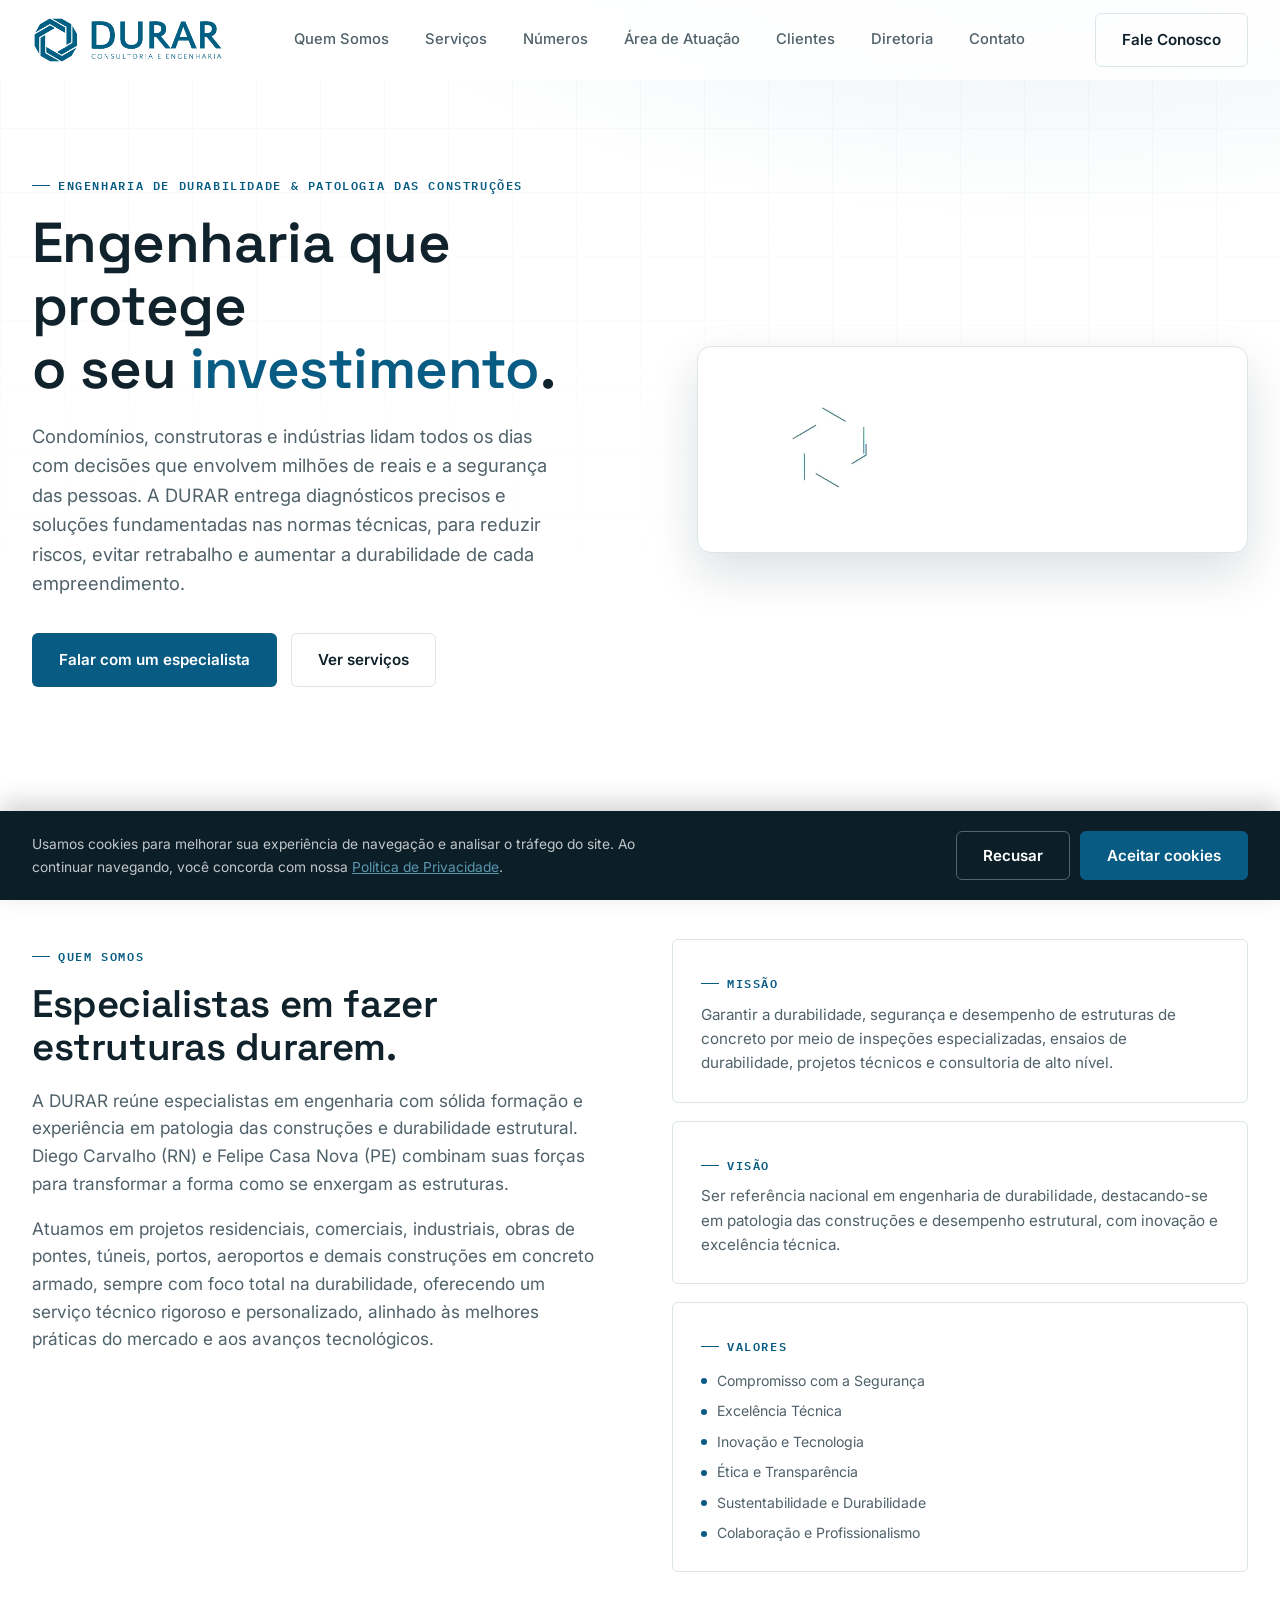
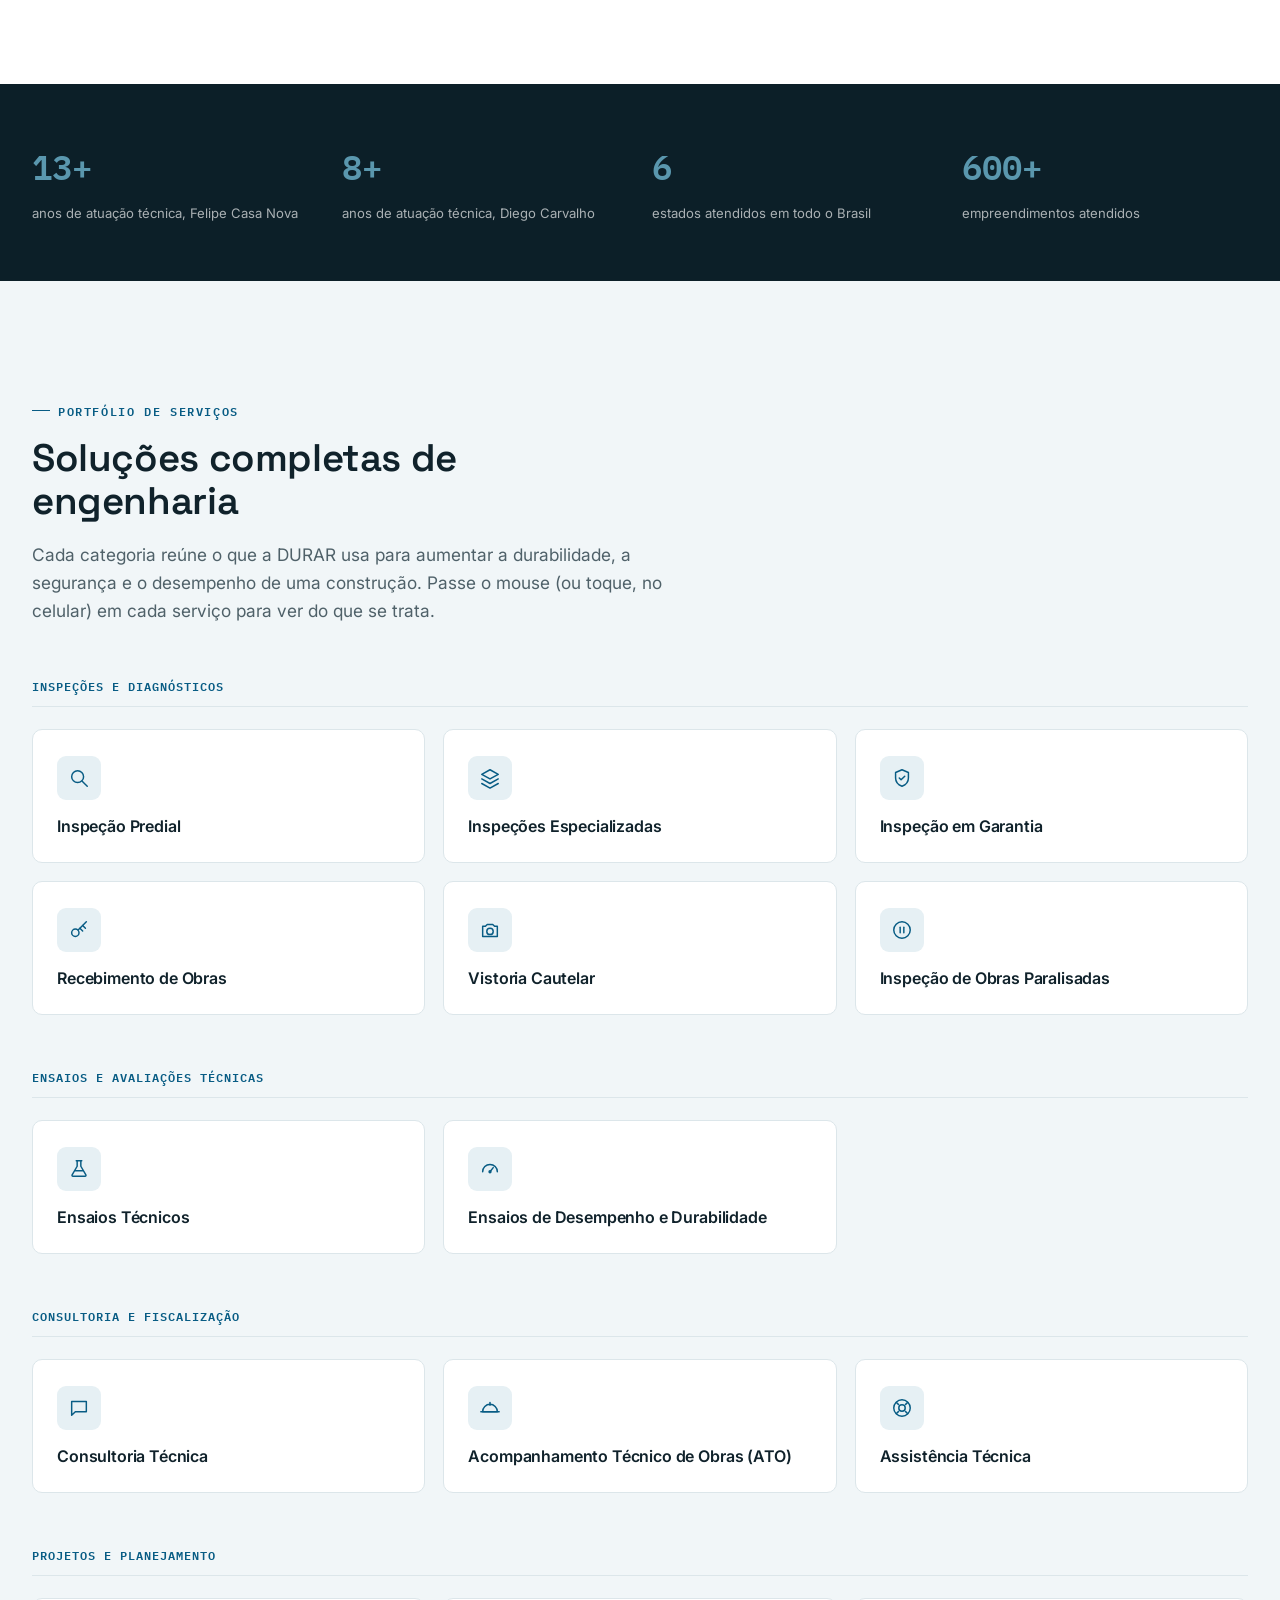
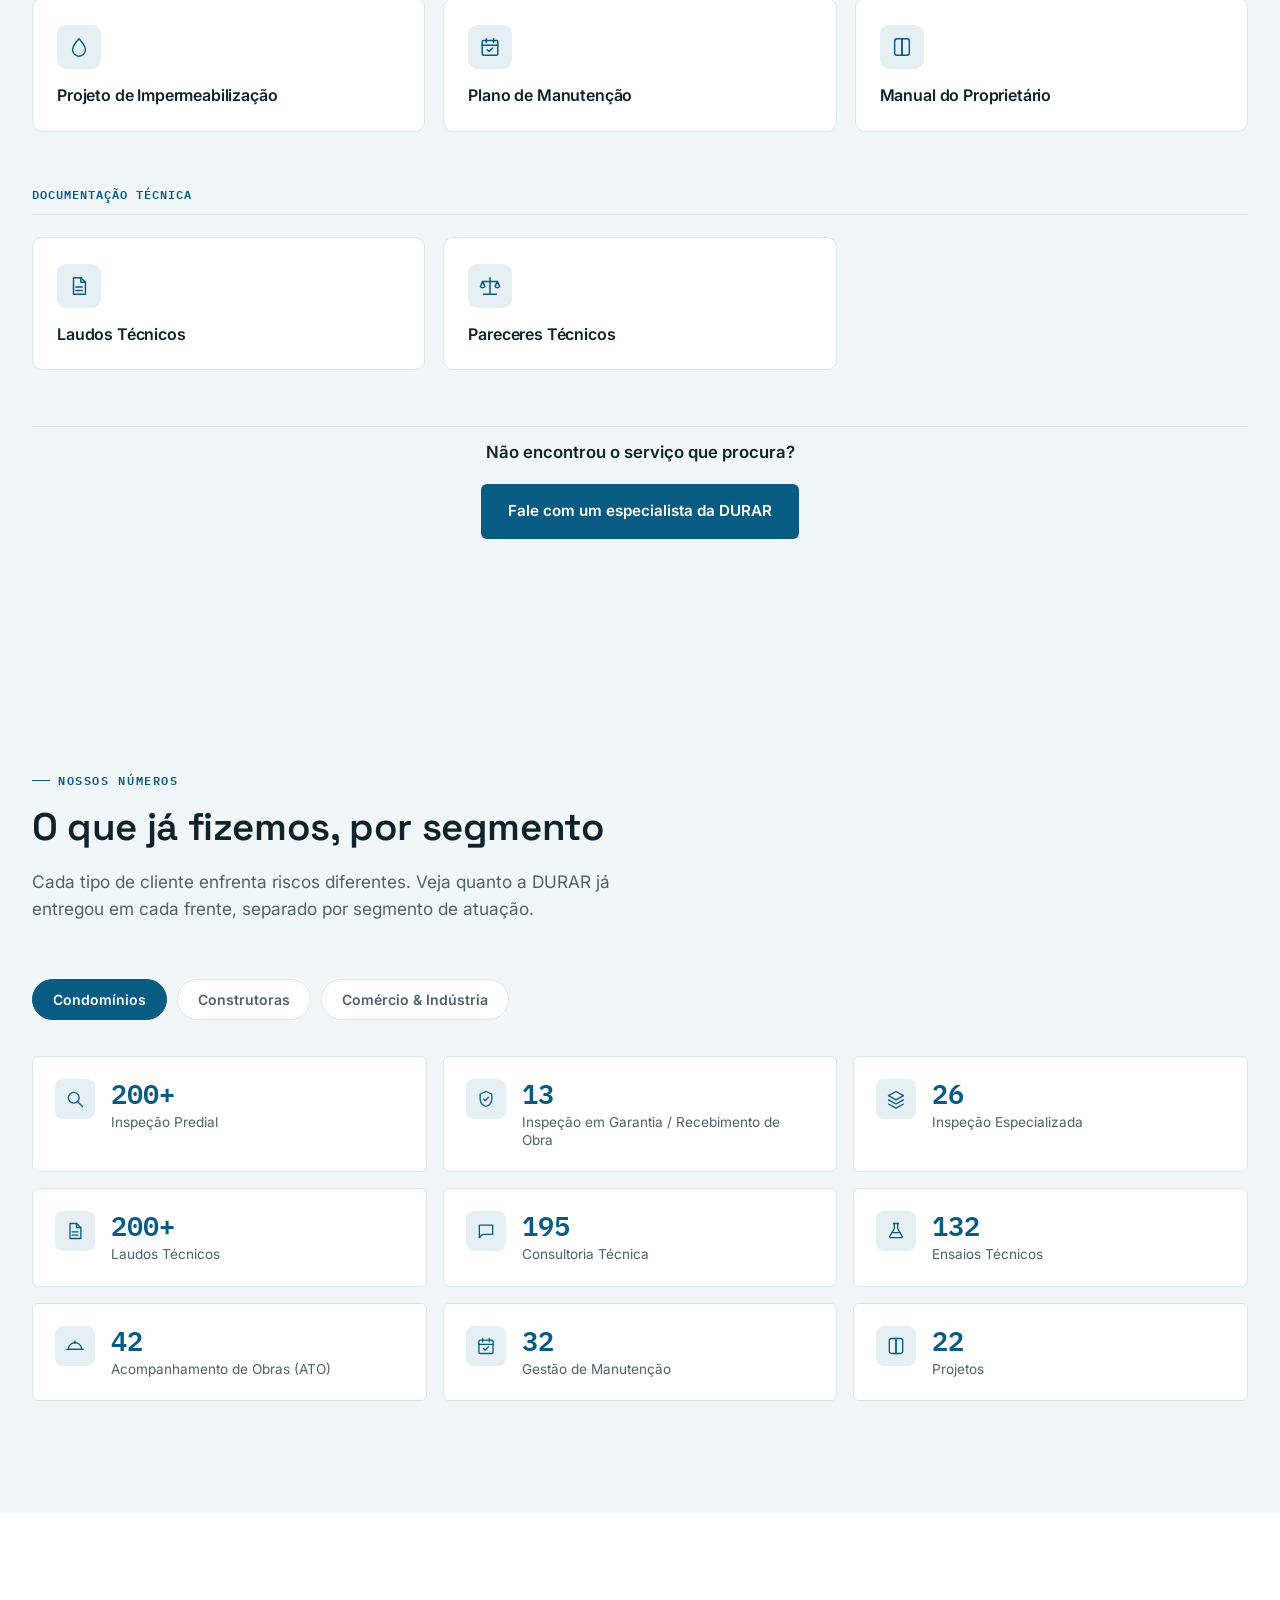
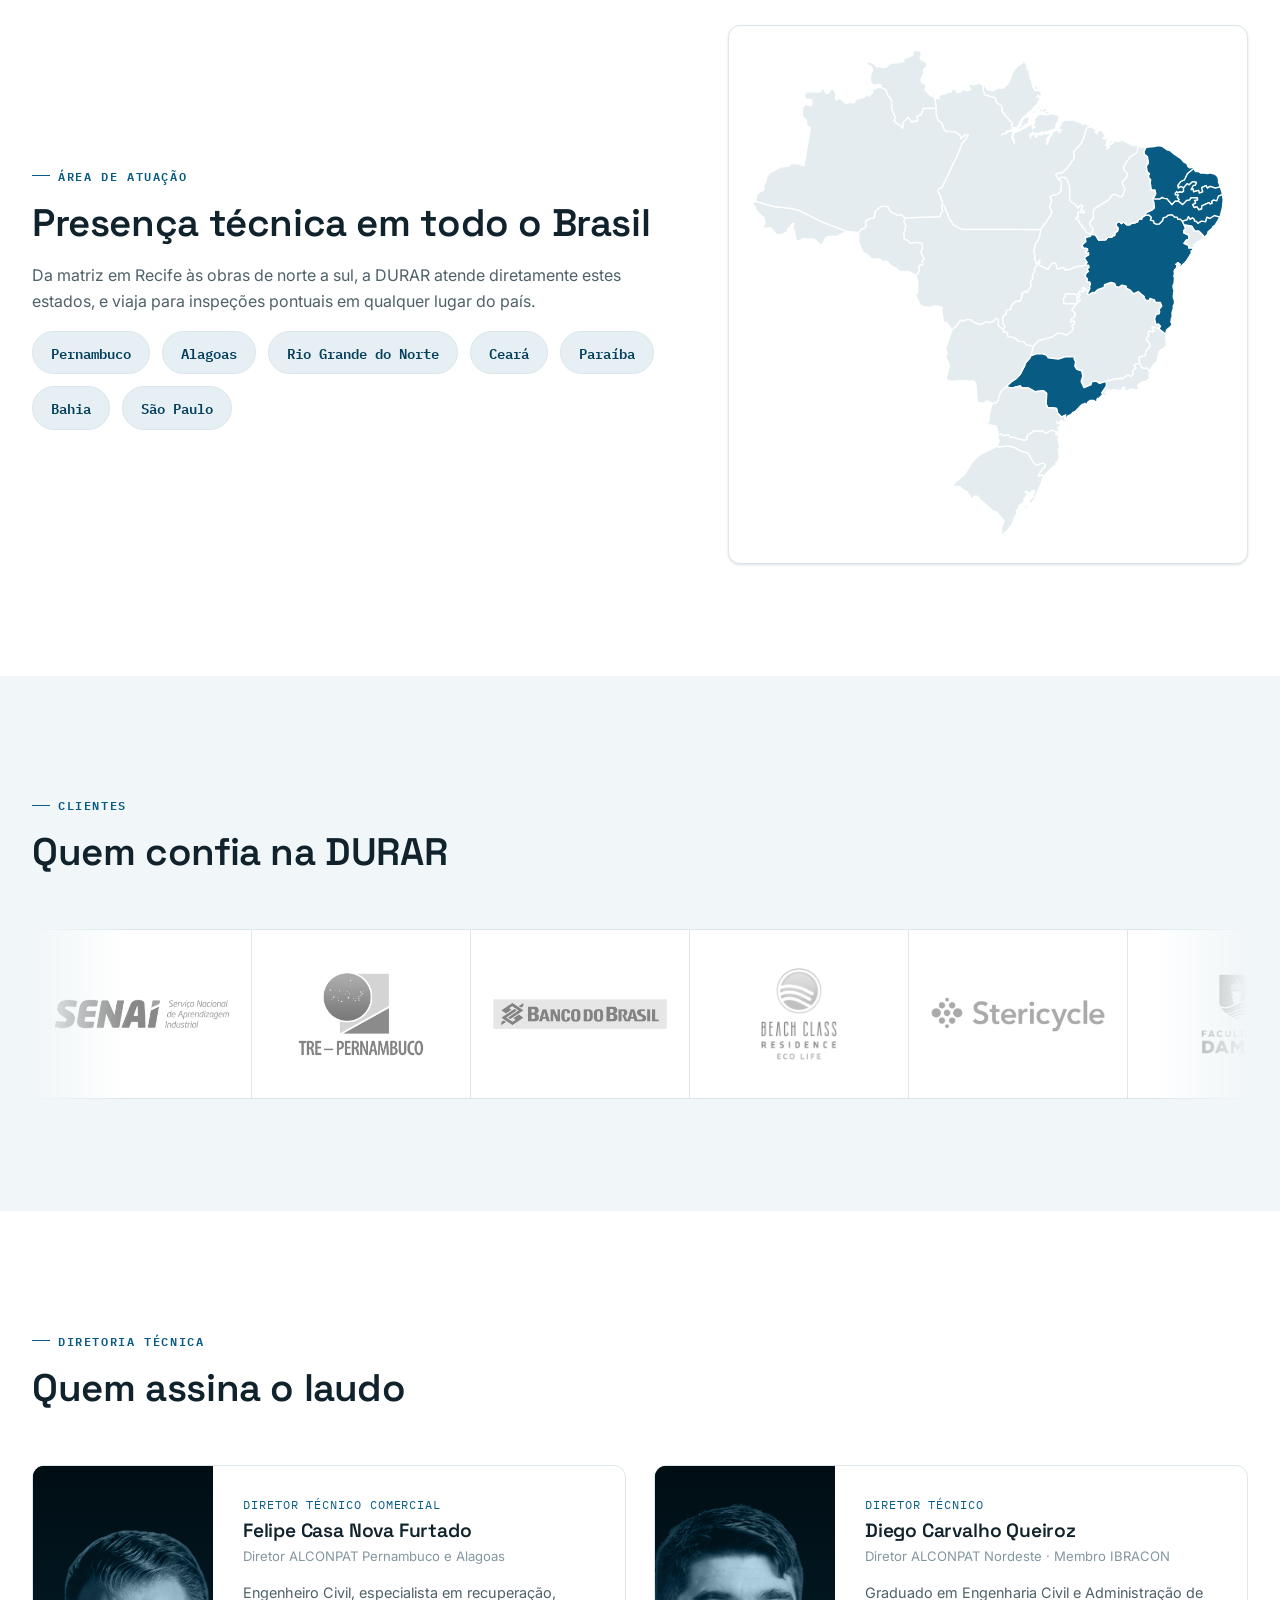
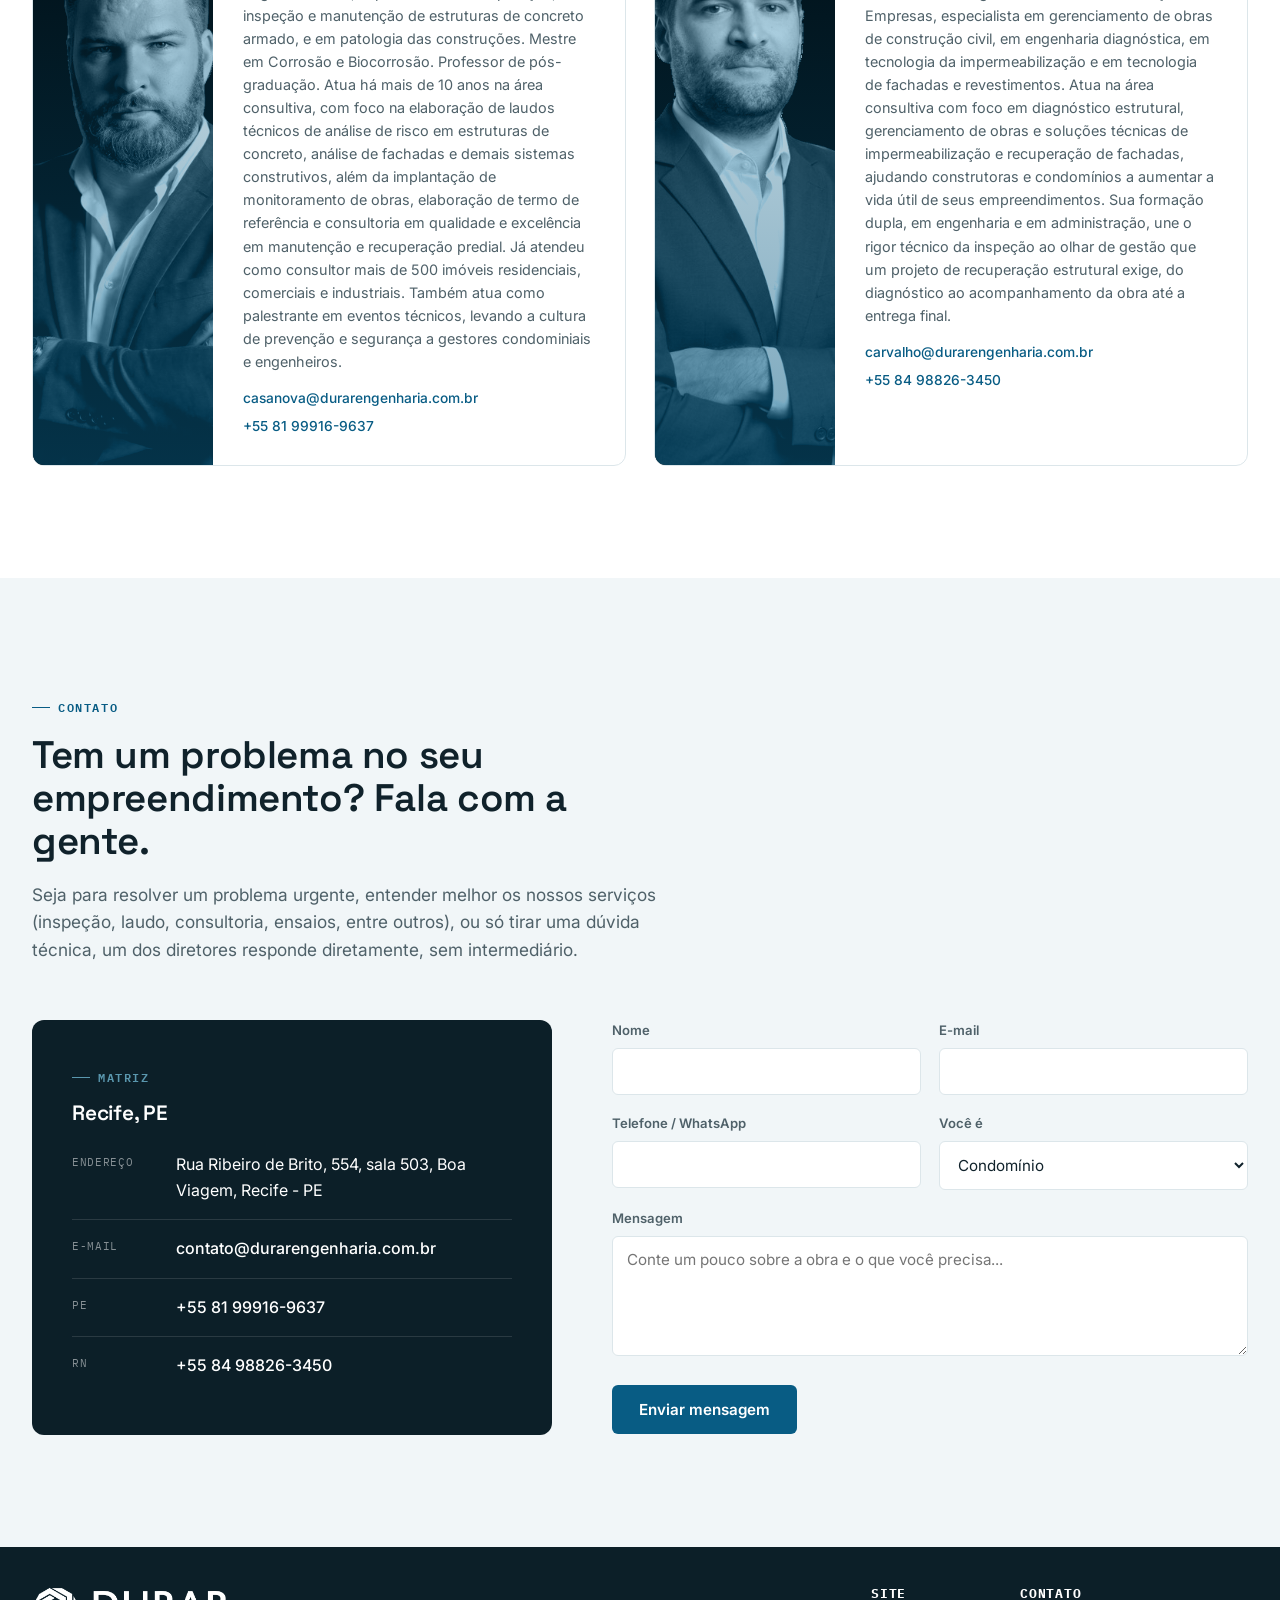
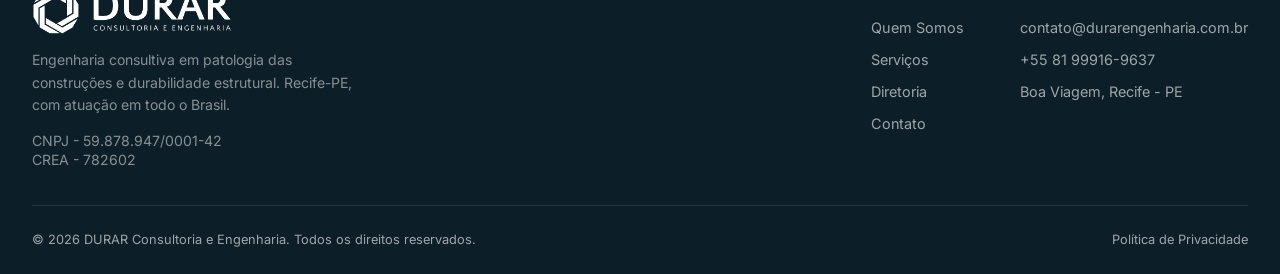
<file: index.html>
<!DOCTYPE html>
<html lang="pt-BR">
<head>
<meta charset="UTF-8">
<meta name="viewport" content="width=device-width, initial-scale=1.0">
<title>DURAR Consultoria e Engenharia | Inspeção Predial, Laudos Técnicos e Patologia das Construções</title>
<meta name="description" content="Inspeção predial, laudos técnicos, ensaios de durabilidade e consultoria em patologia das construções em Recife-PE. Atendimento em Pernambuco, Alagoas, Rio Grande do Norte, Ceará, Paraíba, Bahia e São Paulo.">
<meta name="keywords" content="patologia das construções, inspeção predial, laudo técnico engenharia, engenharia de durabilidade, inspeção predial Recife, consultoria estrutural, manifestação patológica, recuperação estrutural, ALCONPAT Pernambuco">
<meta name="author" content="DURAR Consultoria e Engenharia">
<link rel="canonical" href="https://www.durarengenharia.com.br/">

<!-- Open Graph / WhatsApp / LinkedIn / Facebook preview -->
<meta property="og:type" content="website">
<meta property="og:locale" content="pt_BR">
<meta property="og:site_name" content="DURAR Consultoria e Engenharia">
<meta property="og:title" content="DURAR Consultoria e Engenharia | Inspeção Predial e Patologia das Construções">
<meta property="og:description" content="Diagnósticos precisos e soluções fundamentadas nas normas técnicas para condomínios, construtoras e indústrias. Atuação em PE, AL, RN, CE, PB, BA e SP.">
<meta property="og:url" content="https://www.durarengenharia.com.br/">
<meta property="og:image" content="https://www.durarengenharia.com.br/assets/og-image.jpg">

<!-- Twitter/X card -->
<meta name="twitter:card" content="summary_large_image">
<meta name="twitter:title" content="DURAR Consultoria e Engenharia">
<meta name="twitter:description" content="Inspeção predial, laudos técnicos e consultoria em patologia das construções. Recife-PE, com atuação em todo o Nordeste e São Paulo.">
<meta name="twitter:image" content="https://www.durarengenharia.com.br/assets/og-image.jpg">

<!-- Dados estruturados para o Google (LocalBusiness) -->
<script type="application/ld+json">
{
  "@context": "https://schema.org",
  "@type": "ProfessionalService",
  "name": "DURAR Consultoria e Engenharia",
  "image": "https://www.durarengenharia.com.br/assets/logo.png",
  "description": "Consultoria em patologia das construções, inspeção predial, laudos técnicos e ensaios de durabilidade para condomínios, construtoras e indústrias.",
  "address": {
    "@type": "PostalAddress",
    "streetAddress": "Rua Ribeiro de Brito, 554, sala 503",
    "addressLocality": "Recife",
    "addressRegion": "PE",
    "addressCountry": "BR"
  },
  "areaServed": ["Pernambuco", "Alagoas", "Rio Grande do Norte", "Ceará", "Paraíba", "Bahia", "São Paulo"],
  "email": "contato@durarengenharia.com.br",
  "telephone": "+55-81-99916-9637",
  "url": "https://www.durarengenharia.com.br/",
  "sameAs": [],
  "founder": [
    { "@type": "Person", "name": "Felipe Casa Nova Furtado" },
    { "@type": "Person", "name": "Diego Carvalho Queiroz" }
  ]
}
</script>

<!-- Google Analytics (GA4) — carregado via JS somente após consentimento de cookies (ver main.js) -->
<link rel="icon" type="image/x-icon" href="favicon.ico">
<link rel="icon" type="image/png" sizes="32x32" href="assets/icon.png">
<link rel="icon" type="image/png" sizes="192x192" href="assets/icon.png">
<link rel="apple-touch-icon" sizes="180x180" href="assets/apple-touch-icon.png">
<link rel="preconnect" href="https://fonts.googleapis.com">
<link rel="preconnect" href="https://fonts.gstatic.com" crossorigin>
<link href="https://fonts.googleapis.com/css2?family=Space+Grotesk:wght@500;600;700&family=Inter:wght@400;500;600;700&family=IBM+Plex+Mono:wght@500;600&display=swap" rel="stylesheet">
<link rel="stylesheet" href="css/style.css">
</head>
<body>

<div class="split-intro" id="splitIntro" aria-hidden="true">
  <div class="split-panel split-left"></div>
  <div class="split-panel split-right"></div>
  <img src="assets/icon.png" alt="" class="split-logo" id="splitLogo">
</div>

<header class="site-header" id="siteHeader">
  <div class="container">
    <a href="#top" class="brand">
      <img src="assets/logo.png" alt="DURAR Consultoria e Engenharia">
    </a>
    <nav class="main-nav" id="mainNav">
      <a href="#sobre">Quem Somos</a>
      <a href="#servicos">Serviços</a>
      <a href="#numeros">Números</a>
      <a href="#atuacao">Área de Atuação</a>
      <a href="#clientes">Clientes</a>
      <a href="#equipe">Diretoria</a>
      <a href="#contato">Contato</a>
    </nav>
    <div class="header-cta">
      <a href="#contato" class="btn btn-ghost">Fale Conosco</a>
      <button class="nav-toggle" id="navToggle" aria-label="Abrir menu">
        <span></span><span></span><span></span>
      </button>
    </div>
  </div>
</header>

<main id="top">

  <!-- HERO -->
  <section class="hero">
    <div class="container">
      <div class="hero-copy">
        <span class="eyebrow">Engenharia de Durabilidade &amp; Patologia das Construções</span>
        <h1>Engenharia que protege<br>o seu <em>investimento</em>.</h1>
        <p class="hero-sub">Condomínios, construtoras e indústrias lidam todos os dias com decisões que envolvem milhões de reais e a segurança das pessoas. A DURAR entrega diagnósticos precisos e soluções fundamentadas nas normas técnicas, para reduzir riscos, evitar retrabalho e aumentar a durabilidade de cada empreendimento.</p>
        <div class="hero-ctas">
          <a href="#contato" class="btn btn-primary">Falar com um especialista</a>
          <a href="#servicos" class="btn btn-ghost">Ver serviços</a>
        </div>
      </div>
      <div class="hero-visual">
        <div class="logo-anim-card">
          <video autoplay muted loop playsinline class="logo-anim-video">
            <source src="assets/logo-animation.webm" type="video/webm">
            <source src="assets/logo-animation.mp4" type="video/mp4">
          </video>
        </div>
      </div>
    </div>
  </section>

  <!-- SOBRE -->
  <section class="section" id="sobre">
    <div class="container">
      <div class="about-grid">
        <div class="reveal">
          <span class="eyebrow">Quem Somos</span>
          <h2>Especialistas em fazer estruturas durarem.</h2>
          <p>A DURAR reúne especialistas em engenharia com sólida formação e experiência em patologia das construções e durabilidade estrutural. Diego Carvalho (RN) e Felipe Casa Nova (PE) combinam suas forças para transformar a forma como se enxergam as estruturas.</p>
          <p>Atuamos em projetos residenciais, comerciais, industriais, obras de pontes, túneis, portos, aeroportos e demais construções em concreto armado, sempre com foco total na durabilidade, oferecendo um serviço técnico rigoroso e personalizado, alinhado às melhores práticas do mercado e aos avanços tecnológicos.</p>
        </div>
        <div class="mv-cards reveal">
          <div class="mv-card">
            <span class="eyebrow">Missão</span>
            <p>Garantir a durabilidade, segurança e desempenho de estruturas de concreto por meio de inspeções especializadas, ensaios de durabilidade, projetos técnicos e consultoria de alto nível.</p>
          </div>
          <div class="mv-card">
            <span class="eyebrow">Visão</span>
            <p>Ser referência nacional em engenharia de durabilidade, destacando-se em patologia das construções e desempenho estrutural, com inovação e excelência técnica.</p>
          </div>
          <div class="mv-card">
            <span class="eyebrow">Valores</span>
            <ul class="values-list">
              <li>Compromisso com a Segurança</li>
              <li>Excelência Técnica</li>
              <li>Inovação e Tecnologia</li>
              <li>Ética e Transparência</li>
              <li>Sustentabilidade e Durabilidade</li>
              <li>Colaboração e Profissionalismo</li>
            </ul>
          </div>
        </div>
      </div>
    </div>
  </section>

  <!-- STATS -->
  <div class="stats-strip">
    <div class="container">
      <div class="stats-grid">
        <div class="stat reveal"><span class="num">13+</span><span class="label">anos de atuação técnica, Felipe Casa Nova</span></div>
        <div class="stat reveal"><span class="num">8+</span><span class="label">anos de atuação técnica, Diego Carvalho</span></div>
        <div class="stat reveal"><span class="num">6</span><span class="label">estados atendidos em todo o Brasil</span></div>
        <div class="stat reveal"><span class="num">600+</span><span class="label">empreendimentos atendidos</span></div>
      </div>
    </div>
  </div>

  <!-- SERVIÇOS -->
  <section class="section section-alt" id="servicos">
    <div class="container">
      <div class="section-head reveal">
        <span class="eyebrow">Portfólio de Serviços</span>
        <h2>Soluções completas de engenharia</h2>
        <p>Cada categoria reúne o que a DURAR usa para aumentar a durabilidade, a segurança e o desempenho de uma construção. Passe o mouse (ou toque, no celular) em cada serviço para ver do que se trata.</p>
      </div>

      <!-- INSPEÇÕES E DIAGNÓSTICOS -->
      <div class="svc-category reveal">
        <h3 class="svc-cat-title">Inspeções e Diagnósticos</h3>
        <div class="svc-grid">
          <div class="svc-card" tabindex="0">
            <span class="svc-icon"><svg viewBox="0 0 24 24" fill="none" stroke="currentColor" stroke-width="1.6" stroke-linecap="round"><circle cx="10.5" cy="10.5" r="6.5"/><line x1="15.5" y1="15.5" x2="21" y2="21"/></svg></span>
            <h4>Inspeção Predial</h4>
            <p class="svc-desc">Avaliação técnica completa da edificação para identificar anomalias, riscos, falhas de manutenção e oportunidades de melhoria, contribuindo para a segurança, valorização e aumento da vida útil do patrimônio.</p>
          </div>
          <div class="svc-card" tabindex="0">
            <span class="svc-icon"><svg viewBox="0 0 24 24" fill="none" stroke="currentColor" stroke-width="1.6" stroke-linejoin="round" stroke-linecap="round"><polygon points="12,3 21,8 12,13 3,8"/><polyline points="3,13 12,18 21,13"/><polyline points="3,18 12,23 21,18"/></svg></span>
            <h4>Inspeções Especializadas</h4>
            <p class="svc-desc">Análise detalhada de sistemas específicos, como fachadas, estruturas, impermeabilização, reservatórios, coberturas, piscinas, SPDA e demais elementos construtivos que exigem investigação técnica aprofundada.</p>
          </div>
          <div class="svc-card" tabindex="0">
            <span class="svc-icon"><svg viewBox="0 0 24 24" fill="none" stroke="currentColor" stroke-width="1.6" stroke-linejoin="round" stroke-linecap="round"><path d="M12 3l7 3v6c0 4.5-3 7.5-7 9-4-1.5-7-4.5-7-9V6z"/><polyline points="9,12 11,14 15,10"/></svg></span>
            <h4>Inspeção em Garantia</h4>
            <p class="svc-desc">Vistoria realizada antes do término da garantia da construtora para identificar eventuais não conformidades e assegurar que todas as pendências sejam tratadas dentro do prazo legal.</p>
          </div>
          <div class="svc-card" tabindex="0">
            <span class="svc-icon"><svg viewBox="0 0 24 24" fill="none" stroke="currentColor" stroke-width="1.6" stroke-linecap="round" stroke-linejoin="round"><circle cx="8" cy="15" r="4"/><line x1="11" y1="12" x2="20" y2="3"/><line x1="16" y1="7" x2="19" y2="10"/><line x1="13" y1="10" x2="16" y2="13"/></svg></span>
            <h4>Recebimento de Obras</h4>
            <p class="svc-desc">Avaliação técnica de empreendimentos recém-construídos para verificar a qualidade da execução, identificar inconformidades e garantir uma entrega mais segura ao proprietário ou condomínio.</p>
          </div>
          <div class="svc-card" tabindex="0">
            <span class="svc-icon"><svg viewBox="0 0 24 24" fill="none" stroke="currentColor" stroke-width="1.6" stroke-linejoin="round" stroke-linecap="round"><path d="M4 8h3l2-2h6l2 2h3v11H4z"/><circle cx="12" cy="13.5" r="3.5"/></svg></span>
            <h4>Vistoria Cautelar</h4>
            <p class="svc-desc">Registro técnico detalhado das condições do imóvel antes do início de obras vizinhas, reformas ou intervenções, reduzindo conflitos e oferecendo segurança jurídica às partes envolvidas.</p>
          </div>
          <div class="svc-card" tabindex="0">
            <span class="svc-icon"><svg viewBox="0 0 24 24" fill="none" stroke="currentColor" stroke-width="1.6" stroke-linecap="round"><circle cx="12" cy="12" r="9"/><line x1="10" y1="9" x2="10" y2="15"/><line x1="14" y1="9" x2="14" y2="15"/></svg></span>
            <h4>Inspeção de Obras Paralisadas</h4>
            <p class="svc-desc">Diagnóstico das condições estruturais e construtivas de obras interrompidas, avaliando riscos e definindo estratégias seguras para retomada da execução.</p>
          </div>
        </div>
      </div>

      <!-- ENSAIOS E AVALIAÇÕES TÉCNICAS -->
      <div class="svc-category reveal">
        <h3 class="svc-cat-title">Ensaios e Avaliações Técnicas</h3>
        <div class="svc-grid">
          <div class="svc-card" tabindex="0">
            <span class="svc-icon"><svg viewBox="0 0 24 24" fill="none" stroke="currentColor" stroke-width="1.6" stroke-linejoin="round" stroke-linecap="round"><path d="M9 3h6"/><path d="M10 3v6l-5.5 9.5A1 1 0 0 0 5.4 20h13.2a1 1 0 0 0 .9-1.5L14 9V3"/><line x1="8" y1="14" x2="16" y2="14"/></svg></span>
            <h4>Ensaios Técnicos</h4>
            <p class="svc-desc">Realização de ensaios especializados para investigar manifestações patológicas, avaliar materiais e fornecer diagnósticos precisos baseados em evidências.</p>
          </div>
          <div class="svc-card" tabindex="0">
            <span class="svc-icon"><svg viewBox="0 0 24 24" fill="none" stroke="currentColor" stroke-width="1.6" stroke-linecap="round" stroke-linejoin="round"><path d="M4 15a8 8 0 1 1 16 0"/><line x1="12" y1="15" x2="15.5" y2="10.5"/><circle cx="12" cy="15" r="1"/></svg></span>
            <h4>Ensaios de Desempenho e Durabilidade</h4>
            <p class="svc-desc">Avaliações técnicas destinadas a verificar o desempenho dos sistemas construtivos, aumentar a confiabilidade das edificações e prolongar sua vida útil.</p>
          </div>
        </div>
      </div>

      <!-- CONSULTORIA E FISCALIZAÇÃO -->
      <div class="svc-category reveal">
        <h3 class="svc-cat-title">Consultoria e Fiscalização</h3>
        <div class="svc-grid">
          <div class="svc-card" tabindex="0">
            <span class="svc-icon"><svg viewBox="0 0 24 24" fill="none" stroke="currentColor" stroke-width="1.6" stroke-linejoin="round" stroke-linecap="round"><path d="M4 5h16v11H8l-4 4z"/></svg></span>
            <h4>Consultoria Técnica</h4>
            <p class="svc-desc">Apoio especializado para tomada de decisões em obras, reformas, manifestações patológicas, manutenção, perícias e soluções de engenharia.</p>
          </div>
          <div class="svc-card" tabindex="0">
            <span class="svc-icon"><svg viewBox="0 0 24 24" fill="none" stroke="currentColor" stroke-width="1.6" stroke-linejoin="round" stroke-linecap="round"><path d="M4 16a8 8 0 0 1 16 0z"/><line x1="2" y1="16" x2="22" y2="16"/><line x1="12" y1="6" x2="12" y2="9"/></svg></span>
            <h4>Acompanhamento Técnico de Obras (ATO)</h4>
            <p class="svc-desc">Fiscalização técnica independente durante a execução da obra, verificando conformidade com projetos, normas técnicas e boas práticas construtivas.</p>
          </div>
          <div class="svc-card" tabindex="0">
            <span class="svc-icon"><svg viewBox="0 0 24 24" fill="none" stroke="currentColor" stroke-width="1.6"><circle cx="12" cy="12" r="9"/><circle cx="12" cy="12" r="3.5"/><line x1="5.4" y1="5.4" x2="8.6" y2="8.6"/><line x1="15.4" y1="15.4" x2="18.6" y2="18.6"/><line x1="18.6" y1="5.4" x2="15.4" y2="8.6"/><line x1="8.6" y1="15.4" x2="5.4" y2="18.6"/></svg></span>
            <h4>Assistência Técnica</h4>
            <p class="svc-desc">Suporte técnico especializado para análise de manifestações patológicas, orientações técnicas e acompanhamento de soluções construtivas.</p>
          </div>
        </div>
      </div>

      <!-- PROJETOS E PLANEJAMENTO -->
      <div class="svc-category reveal">
        <h3 class="svc-cat-title">Projetos e Planejamento</h3>
        <div class="svc-grid">
          <div class="svc-card" tabindex="0">
            <span class="svc-icon"><svg viewBox="0 0 24 24" fill="none" stroke="currentColor" stroke-width="1.6" stroke-linejoin="round" stroke-linecap="round"><path d="M12 3s7 7.5 7 12a7 7 0 0 1-14 0c0-4.5 7-12 7-12z"/></svg></span>
            <h4>Projeto de Impermeabilização</h4>
            <p class="svc-desc">Desenvolvimento de soluções de impermeabilização compatíveis com cada empreendimento, visando desempenho, durabilidade e redução dos custos futuros de manutenção.</p>
          </div>
          <div class="svc-card" tabindex="0">
            <span class="svc-icon"><svg viewBox="0 0 24 24" fill="none" stroke="currentColor" stroke-width="1.6" stroke-linejoin="round" stroke-linecap="round"><rect x="3.5" y="5" width="17" height="16" rx="1.5"/><line x1="3.5" y1="10" x2="20.5" y2="10"/><line x1="8" y1="3" x2="8" y2="7"/><line x1="16" y1="3" x2="16" y2="7"/><polyline points="9,15 11,17 15,13"/></svg></span>
            <h4>Plano de Manutenção</h4>
            <p class="svc-desc">Elaboração de planos de manutenção preventiva, preditiva e corretiva para preservar o patrimônio, reduzir custos e atender às normas técnicas vigentes.</p>
          </div>
          <div class="svc-card" tabindex="0">
            <span class="svc-icon"><svg viewBox="0 0 24 24" fill="none" stroke="currentColor" stroke-width="1.6" stroke-linejoin="round" stroke-linecap="round"><path d="M4 5.5A2.5 2.5 0 0 1 6.5 3H12v18H6.5A2.5 2.5 0 0 1 4 18.5z"/><path d="M20 5.5A2.5 2.5 0 0 0 17.5 3H12v18h5.5a2.5 2.5 0 0 0 2.5-2.5z"/></svg></span>
            <h4>Manual do Proprietário</h4>
            <p class="svc-desc">Desenvolvimento de manuais técnicos claros e completos, orientando o uso, operação e manutenção adequada da edificação conforme as normas brasileiras.</p>
          </div>
        </div>
      </div>

      <!-- DOCUMENTAÇÃO TÉCNICA -->
      <div class="svc-category reveal">
        <h3 class="svc-cat-title">Documentação Técnica</h3>
        <div class="svc-grid">
          <div class="svc-card" tabindex="0">
            <span class="svc-icon"><svg viewBox="0 0 24 24" fill="none" stroke="currentColor" stroke-width="1.6" stroke-linejoin="round" stroke-linecap="round"><path d="M6 3h8l5 5v13H6z"/><polyline points="14,3 14,8 19,8"/><line x1="8.5" y1="13" x2="15.5" y2="13"/><line x1="8.5" y1="17" x2="15.5" y2="17"/></svg></span>
            <h4>Laudos Técnicos</h4>
            <p class="svc-desc">Elaboração de laudos fundamentados em normas técnicas e evidências de campo para subsidiar decisões técnicas, administrativas e judiciais.</p>
          </div>
          <div class="svc-card" tabindex="0">
            <span class="svc-icon"><svg viewBox="0 0 24 24" fill="none" stroke="currentColor" stroke-width="1.6" stroke-linejoin="round" stroke-linecap="round"><line x1="12" y1="3" x2="12" y2="21"/><line x1="5" y1="21" x2="19" y2="21"/><line x1="4" y1="7" x2="20" y2="7"/><path d="M4 7l-2.5 5.5a3 3 0 0 0 5 0z"/><path d="M20 7l2.5 5.5a3 3 0 0 1-5 0z"/></svg></span>
            <h4>Pareceres Técnicos</h4>
            <p class="svc-desc">Análises especializadas sobre problemas construtivos específicos, apresentando conclusões técnicas e recomendações baseadas em critérios de engenharia.</p>
          </div>
        </div>
      </div>

      <div class="svc-cta reveal">
        <p>Não encontrou o serviço que procura?</p>
        <a href="#contato" class="btn btn-primary">Fale com um especialista da DURAR</a>
      </div>
    </div>
  </section>

  <!-- NOSSOS NÚMEROS -->
  <section class="section section-alt" id="numeros">
    <div class="container">
      <div class="section-head reveal">
        <span class="eyebrow">Nossos Números</span>
        <h2>O que já fizemos, por segmento</h2>
        <p>Cada tipo de cliente enfrenta riscos diferentes. Veja quanto a DURAR já entregou em cada frente, separado por segmento de atuação.</p>
      </div>

      <div class="num-tabs">
        <button class="num-tab active" data-numtab="num-condominios">Condomínios</button>
        <button class="num-tab" data-numtab="num-construtoras">Construtoras</button>
        <button class="num-tab" data-numtab="num-industria">Comércio &amp; Indústria</button>
      </div>

      <div class="num-panel active" id="num-condominios">
        <div class="num-grid">
          <div class="num-item"><span class="num-icon"><svg viewBox="0 0 24 24" fill="none" stroke="currentColor" stroke-width="1.6" stroke-linecap="round"><circle cx="10.5" cy="10.5" r="6.5"/><line x1="15.5" y1="15.5" x2="21" y2="21"/></svg></span><span class="num-body"><span class="num-value">200+</span><span class="num-label">Inspeção Predial</span></span></div>
          <div class="num-item"><span class="num-icon"><svg viewBox="0 0 24 24" fill="none" stroke="currentColor" stroke-width="1.6" stroke-linejoin="round" stroke-linecap="round"><path d="M12 3l7 3v6c0 4.5-3 7.5-7 9-4-1.5-7-4.5-7-9V6z"/><polyline points="9,12 11,14 15,10"/></svg></span><span class="num-body"><span class="num-value">13</span><span class="num-label">Inspeção em Garantia / Recebimento de Obra</span></span></div>
          <div class="num-item"><span class="num-icon"><svg viewBox="0 0 24 24" fill="none" stroke="currentColor" stroke-width="1.6" stroke-linejoin="round" stroke-linecap="round"><polygon points="12,3 21,8 12,13 3,8"/><polyline points="3,13 12,18 21,13"/><polyline points="3,18 12,23 21,18"/></svg></span><span class="num-body"><span class="num-value">26</span><span class="num-label">Inspeção Especializada</span></span></div>
          <div class="num-item"><span class="num-icon"><svg viewBox="0 0 24 24" fill="none" stroke="currentColor" stroke-width="1.6" stroke-linejoin="round" stroke-linecap="round"><path d="M6 3h8l5 5v13H6z"/><polyline points="14,3 14,8 19,8"/><line x1="8.5" y1="13" x2="15.5" y2="13"/><line x1="8.5" y1="17" x2="15.5" y2="17"/></svg></span><span class="num-body"><span class="num-value">200+</span><span class="num-label">Laudos Técnicos</span></span></div>
          <div class="num-item"><span class="num-icon"><svg viewBox="0 0 24 24" fill="none" stroke="currentColor" stroke-width="1.6" stroke-linejoin="round" stroke-linecap="round"><path d="M4 5h16v11H8l-4 4z"/></svg></span><span class="num-body"><span class="num-value">195</span><span class="num-label">Consultoria Técnica</span></span></div>
          <div class="num-item"><span class="num-icon"><svg viewBox="0 0 24 24" fill="none" stroke="currentColor" stroke-width="1.6" stroke-linejoin="round" stroke-linecap="round"><path d="M9 3h6"/><path d="M10 3v6l-5.5 9.5A1 1 0 0 0 5.4 20h13.2a1 1 0 0 0 .9-1.5L14 9V3"/><line x1="8" y1="14" x2="16" y2="14"/></svg></span><span class="num-body"><span class="num-value">132</span><span class="num-label">Ensaios Técnicos</span></span></div>
          <div class="num-item"><span class="num-icon"><svg viewBox="0 0 24 24" fill="none" stroke="currentColor" stroke-width="1.6" stroke-linejoin="round" stroke-linecap="round"><path d="M4 16a8 8 0 0 1 16 0z"/><line x1="2" y1="16" x2="22" y2="16"/><line x1="12" y1="6" x2="12" y2="9"/></svg></span><span class="num-body"><span class="num-value">42</span><span class="num-label">Acompanhamento de Obras (ATO)</span></span></div>
          <div class="num-item"><span class="num-icon"><svg viewBox="0 0 24 24" fill="none" stroke="currentColor" stroke-width="1.6" stroke-linejoin="round" stroke-linecap="round"><rect x="3.5" y="5" width="17" height="16" rx="1.5"/><line x1="3.5" y1="10" x2="20.5" y2="10"/><line x1="8" y1="3" x2="8" y2="7"/><line x1="16" y1="3" x2="16" y2="7"/><polyline points="9,15 11,17 15,13"/></svg></span><span class="num-body"><span class="num-value">32</span><span class="num-label">Gestão de Manutenção</span></span></div>
          <div class="num-item"><span class="num-icon"><svg viewBox="0 0 24 24" fill="none" stroke="currentColor" stroke-width="1.6" stroke-linejoin="round" stroke-linecap="round"><path d="M4 5.5A2.5 2.5 0 0 1 6.5 3H12v18H6.5A2.5 2.5 0 0 1 4 18.5z"/><path d="M20 5.5A2.5 2.5 0 0 0 17.5 3H12v18h5.5a2.5 2.5 0 0 0 2.5-2.5z"/></svg></span><span class="num-body"><span class="num-value">22</span><span class="num-label">Projetos</span></span></div>
        </div>
      </div>

      <div class="num-panel" id="num-construtoras">
        <div class="num-grid">
          <div class="num-item"><span class="num-icon"><svg viewBox="0 0 24 24" fill="none" stroke="currentColor" stroke-width="1.6" stroke-linecap="round" stroke-linejoin="round"><circle cx="8" cy="15" r="4"/><line x1="11" y1="12" x2="20" y2="3"/><line x1="16" y1="7" x2="19" y2="10"/><line x1="13" y1="10" x2="16" y2="13"/></svg></span><span class="num-body"><span class="num-value">45</span><span class="num-label">Vistoria de Recebimento de Obra</span></span></div>
          <div class="num-item"><span class="num-icon"><svg viewBox="0 0 24 24" fill="none" stroke="currentColor" stroke-width="1.6" stroke-linecap="round" stroke-linejoin="round"><path d="M4 15a8 8 0 1 1 16 0"/><line x1="12" y1="15" x2="15.5" y2="10.5"/><circle cx="12" cy="15" r="1"/></svg></span><span class="num-body"><span class="num-value">38</span><span class="num-label">Ensaios de Desempenho e Durabilidade</span></span></div>
          <div class="num-item"><span class="num-icon"><svg viewBox="0 0 24 24" fill="none" stroke="currentColor" stroke-width="1.6" stroke-linejoin="round" stroke-linecap="round"><path d="M12 3s7 7.5 7 12a7 7 0 0 1-14 0c0-4.5 7-12 7-12z"/></svg></span><span class="num-body"><span class="num-value">27</span><span class="num-label">Projeto de Impermeabilização</span></span></div>
          <div class="num-item"><span class="num-icon"><svg viewBox="0 0 24 24" fill="none" stroke="currentColor" stroke-width="1.6" stroke-linejoin="round" stroke-linecap="round"><path d="M4 8h3l2-2h6l2 2h3v11H4z"/><circle cx="12" cy="13.5" r="3.5"/></svg></span><span class="num-body"><span class="num-value">15</span><span class="num-label">Vistoria Cautelar</span></span></div>
          <div class="num-item"><span class="num-icon"><svg viewBox="0 0 24 24" fill="none" stroke="currentColor" stroke-width="1.6" stroke-linejoin="round" stroke-linecap="round"><path d="M4 5.5A2.5 2.5 0 0 1 6.5 3H12v18H6.5A2.5 2.5 0 0 1 4 18.5z"/><path d="M20 5.5A2.5 2.5 0 0 0 17.5 3H12v18h5.5a2.5 2.5 0 0 0 2.5-2.5z"/></svg></span><span class="num-body"><span class="num-value">20</span><span class="num-label">Elaboração de Manual do Proprietário</span></span></div>
          <div class="num-item"><span class="num-icon"><svg viewBox="0 0 24 24" fill="none" stroke="currentColor" stroke-width="1.6" stroke-linecap="round"><circle cx="12" cy="12" r="9"/><line x1="10" y1="9" x2="10" y2="15"/><line x1="14" y1="9" x2="14" y2="15"/></svg></span><span class="num-body"><span class="num-value">9</span><span class="num-label">Inspeção de Obra Paralisada</span></span></div>
          <div class="num-item"><span class="num-icon"><svg viewBox="0 0 24 24" fill="none" stroke="currentColor" stroke-width="1.6" stroke-linejoin="round" stroke-linecap="round"><path d="M4 5h16v11H8l-4 4z"/></svg></span><span class="num-body"><span class="num-value">50</span><span class="num-label">Consultoria Técnica</span></span></div>
        </div>
      </div>

      <div class="num-panel" id="num-industria">
        <div class="num-grid">
          <div class="num-item"><span class="num-icon"><svg viewBox="0 0 24 24" fill="none" stroke="currentColor" stroke-width="1.6" stroke-linejoin="round" stroke-linecap="round"><polygon points="12,3 21,8 12,13 3,8"/><polyline points="3,13 12,18 21,13"/><polyline points="3,18 12,23 21,18"/></svg></span><span class="num-body"><span class="num-value">14</span><span class="num-label">Inspeções Especializadas</span></span></div>
          <div class="num-item"><span class="num-icon"><svg viewBox="0 0 24 24" fill="none" stroke="currentColor" stroke-width="1.6" stroke-linecap="round" stroke-linejoin="round"><path d="M4 15a8 8 0 1 1 16 0"/><line x1="12" y1="15" x2="15.5" y2="10.5"/><circle cx="12" cy="15" r="1"/></svg></span><span class="num-body"><span class="num-value">20</span><span class="num-label">Ensaios de Desempenho e Durabilidade</span></span></div>
          <div class="num-item"><span class="num-icon"><svg viewBox="0 0 24 24" fill="none" stroke="currentColor" stroke-width="1.6" stroke-linejoin="round" stroke-linecap="round"><path d="M12 3s7 7.5 7 12a7 7 0 0 1-14 0c0-4.5 7-12 7-12z"/></svg></span><span class="num-body"><span class="num-value">12</span><span class="num-label">Projeto de Impermeabilização</span></span></div>
          <div class="num-item"><span class="num-icon"><svg viewBox="0 0 24 24" fill="none" stroke="currentColor" stroke-width="1.6" stroke-linecap="round"><circle cx="10.5" cy="10.5" r="6.5"/><line x1="15.5" y1="15.5" x2="21" y2="21"/></svg></span><span class="num-body"><span class="num-value">35</span><span class="num-label">Inspeção Predial</span></span></div>
          <div class="num-item"><span class="num-icon"><svg viewBox="0 0 24 24" fill="none" stroke="currentColor" stroke-width="1.6" stroke-linejoin="round" stroke-linecap="round"><path d="M6 3h8l5 5v13H6z"/><polyline points="14,3 14,8 19,8"/><line x1="8.5" y1="13" x2="15.5" y2="13"/><line x1="8.5" y1="17" x2="15.5" y2="17"/></svg></span><span class="num-body"><span class="num-value">40</span><span class="num-label">Laudos Técnicos</span></span></div>
          <div class="num-item"><span class="num-icon"><svg viewBox="0 0 24 24" fill="none" stroke="currentColor" stroke-width="1.6" stroke-linejoin="round" stroke-linecap="round"><rect x="3.5" y="5" width="17" height="16" rx="1.5"/><line x1="3.5" y1="10" x2="20.5" y2="10"/><line x1="8" y1="3" x2="8" y2="7"/><line x1="16" y1="3" x2="16" y2="7"/><polyline points="9,15 11,17 15,13"/></svg></span><span class="num-body"><span class="num-value">10</span><span class="num-label">Plano de Manutenção</span></span></div>
          <div class="num-item"><span class="num-icon"><svg viewBox="0 0 24 24" fill="none" stroke="currentColor" stroke-width="1.6" stroke-linejoin="round" stroke-linecap="round"><path d="M4 16a8 8 0 0 1 16 0z"/><line x1="2" y1="16" x2="22" y2="16"/><line x1="12" y1="6" x2="12" y2="9"/></svg></span><span class="num-body"><span class="num-value">8</span><span class="num-label">Acompanhamento Técnico de Obras (ATO)</span></span></div>
          <div class="num-item"><span class="num-icon"><svg viewBox="0 0 24 24" fill="none" stroke="currentColor" stroke-width="1.6" stroke-linejoin="round" stroke-linecap="round"><path d="M4 5h16v11H8l-4 4z"/></svg></span><span class="num-body"><span class="num-value">24</span><span class="num-label">Consultoria Técnica</span></span></div>
        </div>
      </div>
    </div>
  </section>

  <!-- ÁREA DE ATUAÇÃO -->
  <section class="section" id="atuacao">
    <div class="container">
      <div class="atuacao-wrap">
        <div class="reveal">
          <span class="eyebrow">Área de Atuação</span>
          <h2>Presença técnica em todo o Brasil</h2>
          <p>Da matriz em Recife às obras de norte a sul, a DURAR atende diretamente estes estados, e viaja para inspeções pontuais em qualquer lugar do país.</p>
          <div class="state-list">
            <span class="state-chip">Pernambuco</span>
            <span class="state-chip">Alagoas</span>
            <span class="state-chip">Rio Grande do Norte</span>
            <span class="state-chip">Ceará</span>
            <span class="state-chip">Paraíba</span>
            <span class="state-chip">Bahia</span>
            <span class="state-chip">São Paulo</span>
          </div>
        </div>
        <div class="reveal map-card" id="brazilMapWrap">
          <svg version="1.1" id="Layer_1" xmlns="http://www.w3.org/2000/svg" xmlns:xlink="http://www.w3.org/1999/xlink" x="0px" y="0px"
     width="100%" height="100%" viewBox="0 0 353.845 367.766" enable-background="new 0 0 353.845 367.766"
     xml:space="preserve">

    <style type="text/css">
        .state {
            fill: #E4ECEF;
            stroke: #FFFFFF;
        }
        .state.active {
            fill: #085C84;
        }
    </style>
<g>
    <polygon fill="#F3F3F3" stroke="#FFFFFF" stroke-linecap="round" stroke-linejoin="round" stroke-miterlimit="10" points="
        319.646,163.646 319.099,164.092 320.047,163.646 320.246,163.147 319.696,162.899     "/>
    <g>
        <polygon class="state" stroke="#FFFFFF" stroke-linecap="round" stroke-linejoin="round" stroke-miterlimit="10" points="
            262.933,59.372 262.634,58.974 262.284,59.77 262.385,60.018" />

        <polygon class="state" stroke="#FFFFFF" stroke-linecap="round" stroke-linejoin="round" stroke-miterlimit="10" points="
            260.837,59.72 260.486,59.57 260.137,60.118 260.387,60.217" />

        <polygon class="state" stroke="#FFFFFF" stroke-linecap="round" stroke-linejoin="round" stroke-miterlimit="10" points="
            268.775,70.112 269.623,69.864 269.923,69.565 270.521,69.019 270.223,68.67 270.422,68.024 270.072,67.875 269.523,68.372
            268.075,68.621 267.776,69.267 268.325,70.063" />

        <polygon class="state" stroke="#FFFFFF" stroke-linecap="round" stroke-linejoin="round" stroke-miterlimit="10" points="
            266.977,69.715 266.478,70.709 266.878,71.256 266.429,71.853 266.627,72.002 267.525,71.206 267.576,70.709 267.276,70.46
            267.326,69.963" />

        <polygon class="state" stroke="#FFFFFF" stroke-linecap="round" stroke-linejoin="round" stroke-miterlimit="10" points="
            273.268,67.129 272.519,67.328 272.469,67.676 273.217,67.477" />

        <polygon class="state" stroke="#FFFFFF" stroke-linecap="round" stroke-linejoin="round" stroke-miterlimit="10" points="
            273.168,66.682 273.667,66.582 273.667,66.283 272.868,66.532 272.469,66.98 273.168,66.98" />

        <polygon class="state" stroke="#FFFFFF" stroke-linecap="round" stroke-linejoin="round" stroke-miterlimit="10" points="
            287.396,71.455 287.296,71.206 286.897,71.306 286.947,71.555" />

        <polygon class="state" stroke="#FFFFFF" stroke-linecap="round" stroke-linejoin="round" stroke-miterlimit="10" points="
            317.301,166.48 317.699,166.778 317.999,166.629 317.949,165.982 317.699,166.331" />

        <polygon class="state" stroke="#FFFFFF" stroke-linecap="round" stroke-linejoin="round" stroke-miterlimit="10" points="
            271.786,256.412 269.955,256.744 270.322,257.207 272.984,256.182 272.719,255.781" />

        <polygon class="state" stroke="#FFFFFF" stroke-linecap="round" stroke-linejoin="round" stroke-miterlimit="10" points="
            269.523,257.273 268.658,257.439 268.392,258.037 268.126,258.068 268.126,258.5 269.89,258.068 270.488,258.137 270.521,257.805
            270.022,257.738" />

        <polygon class="state" stroke="#FFFFFF" stroke-linecap="round" stroke-linejoin="round" stroke-miterlimit="10" points="
            261.137,264.436 260.97,263.738 259.805,263.539 259.705,264.07 258.439,265.693 258.807,266.357 260.072,265.629
            260.403,265.992 261.069,265.662 260.004,264.768 260.67,264.799" />

        <polygon class="state" stroke="#FFFFFF" stroke-linecap="round" stroke-linejoin="round" stroke-miterlimit="10" points="
            231.231,288.252 230.582,288.055 230.383,288.602 229.535,289.297 230.333,290.342 230.582,290.143 230.482,289.744
            231.082,289.197" />

        <polygon class="state" stroke="#FFFFFF" stroke-linecap="round" stroke-linejoin="round" stroke-miterlimit="10" points="
            232.43,280.396 232.38,280.943 232.829,280.943 232.829,280.148" />

        <polygon class="state" stroke="#FFFFFF" stroke-linecap="round" stroke-linejoin="round" stroke-miterlimit="10" points="
            235.924,277.463 236.124,277.512 236.474,276.518 238.271,275.125 236.273,276.418" />

        <polygon class="state" stroke="#FFFFFF" stroke-linecap="round" stroke-linejoin="round" stroke-miterlimit="10" points="
            232.13,299.988 231.682,300.436 231.032,300.635 231.432,301.877 230.782,302.822 230.981,303.32 230.633,304.363
            231.731,303.369 231.58,302.922 232.38,301.828 232.031,301.332 233.029,300.686" />

        <polygon id="MG" class="state" stroke="#FFFFFF" stroke-linecap="round" stroke-linejoin="round" stroke-miterlimit="10" points="
            248.729,178.317 247.68,179.172 248.918,181.266 248.062,182.216 246.159,181.266 244.353,183.167 246.159,184.404
            244.826,185.83 246.159,187.733 245.303,189.541 243.876,190.873 242.067,192.205 241.782,193.916 240.261,194.393
            239.975,196.01 242.258,197.816 242.163,200.102 240.545,202.004 239.118,202.383 239.118,204.764 241.498,203.811
            242.067,205.809 239.784,207.713 240.83,209.328 240.07,211.518 235.883,214.467 233.98,213.516 229.129,212.943 225.704,215.799
            218.092,217.797 214.478,218.938 211.147,222.84 209.815,227.217 208.959,230.164 214.001,228.549 217.711,228.645
            220.851,229.689 222.183,231.688 229.795,232.543 235.503,230.736 241.688,230.928 241.688,232.447 242.733,234.637
            242.163,237.967 243.685,240.346 247.301,241.391 248.156,245.293 246.92,249.383 249.107,254.141 254.436,251.857
            254.816,249.764 258.433,249.191 260.715,250.906 265.853,249.383 273.272,247.385 278.269,247.242 282.265,244.531
            284.119,245.814 286.118,244.104 286.118,240.965 288.259,239.25 286.831,237.537 287.545,236.396 290.874,235.969
            290.685,230.928 291.35,230.832 295.061,230.164 296.012,225.979 298.866,223.6 298.486,220.461 296.772,218.844 296.108,216.654
            298.01,214.943 297.249,212.373 298.392,211.424 300.484,212.088 301.911,211.328 300.77,209.9 300.389,208.189 305.525,209.9
            306.668,207.902 305.146,206.189 303.195,206.666 302.243,202.193 303.456,198.84 305.645,198.555 306.097,196.865
            305.43,195.629 307.619,192.68 306.572,190.018 302.768,189.73 302.102,188.018 298.676,186.972 298.296,188.398 295.537,188.209
            294.396,186.496 294.396,185.449 289.923,181.835 286.402,183.453 283.93,180.694 281.171,179.458 280.79,177.651 277.649,176.89
            275.177,178.602 272.988,177.84 272.132,175.558 269.277,174.893 264.615,176.605 264.141,178.602 259.384,180.409
            256.909,182.693 255.293,182.501 252.914,184.023 251.582,183.548 252.628,181.266 251.012,180.79" />

        <polygon id="GO" class="state" stroke="#FFFFFF" stroke-linecap="round" stroke-linejoin="round" stroke-miterlimit="10" points="
            237.787,165.188 234.456,165.283 233.886,163.38 229.033,165.093 227.987,160.526 224.942,160.24 222.088,164.902
            215.523,162.143 215.904,157.576 213.525,161.787 211.718,164.997 212.003,166.996 210.291,168.898 210.386,172.037
            208.77,174.606 209.244,177.747 206.2,182.122 204.297,181.551 202.299,183.453 202.013,186.876 201.158,188.686 197.352,189.256
            195.448,191.252 194.117,192.395 194.021,195.059 190.692,195.916 190.216,197.912 190.407,198.959 188.123,200.006
            187.743,202.193 188.218,206.379 189.359,207.426 189.359,208.854 188.028,209.9 188.693,212.66 190.026,211.898 191.453,213.135
            191.644,215.514 196.923,216.703 199.635,219.271 203.346,219.414 206.058,222.125 211.147,222.84 214.478,218.938
            218.092,217.797 225.704,215.799 229.129,212.943 233.98,213.516 235.883,214.467 240.07,211.518 240.83,209.328 239.784,207.713
            242.067,205.809 241.498,203.811 239.118,204.764 239.118,202.383 240.545,202.004 242.163,200.102 242.258,197.816
            239.975,196.01 240.261,194.393 241.782,193.916 242.067,192.205 243.876,190.873 233.791,190.873 233.695,186.876
            234.933,185.83 235.122,183.833 241.021,183.357 243.685,184.499 243.781,187.447 243.876,190.873 245.303,189.541
            246.159,187.733 244.826,185.83 246.159,184.404 244.353,183.167 246.159,181.266 248.062,182.216 248.918,181.266
            247.68,179.172 248.729,178.317 251.012,180.79 252.628,181.266 253.579,179.458 253.199,178.221 253.961,176.319
            253.484,174.606 251.296,174.321 251.678,172.229 250.059,170.325 250.726,167.947 252.438,166.615 251.391,164.902
            253.009,163.571 252.533,161.953 250.819,161.953 243.971,162.904" />

        <polygon id="TO" class="state" stroke="#FFFFFF" stroke-linecap="round" stroke-linejoin="round" stroke-miterlimit="10" points="
            249.87,134.838 247.396,133.221 248.252,132.079 245.873,130.557 245.303,128.083 243.21,127.513 243.21,125.991 245.017,125.991
            244.541,122.564 245.493,121.709 249.107,122.755 249.298,121.233 246.92,120.091 248.347,117.333 246.635,116.476
            244.353,118.949 243.02,116.476 241.4,115.334 239.213,114.192 238.166,112.29 238.548,108.389 238.071,101.919 235.694,96.307
            232.363,95.736 229.675,97.043 232.03,99.042 232.03,103.109 231.459,106.462 228.748,108.674 225.181,109.316 223.61,110.387
            223.683,111.244 224.823,113.099 223.325,117.166 223.325,118.593 224.966,122.446 220.542,129.582 218.259,132.222
            216.618,135.076 216.118,137.788 214.834,142.497 212.407,145.708 212.052,148.349 211.053,151.345 211.908,153.343
            212.193,155.341 211.766,157.053 212.621,159.194 213.525,161.787 215.904,157.576 215.523,162.143 222.088,164.902
            224.942,160.24 227.987,160.526 229.033,165.093 233.886,163.38 234.456,165.283 237.787,165.188 243.971,162.904
            250.819,161.953 250.535,160.811 251.582,159.956 249.488,156.815 250.345,155.579 252.628,154.151 252.533,152.439
            251.012,153.01 250.63,151.868 251.867,151.107 251.772,149.681 250.726,149.204 249.298,149.3 247.586,147.396 248.632,145.779
            250.535,144.066 250.059,141.117 253.866,140.261 254.722,138.643 250.819,137.312" />

        <polygon id="RJ" class="state" stroke="#FFFFFF" stroke-linecap="round" stroke-linejoin="round" stroke-miterlimit="10" points="
            293.158,239.49 290.874,235.969 287.545,236.396 286.831,237.537 288.259,239.25 286.118,240.965 286.118,244.104
            284.119,245.814 282.265,244.531 278.269,247.242 273.272,247.385 265.853,249.383 265.853,252.998 262.428,257.945
            263.199,259.527 263.798,260.291 266.761,260.059 267.027,259.23 268.092,259.164 267.027,258.633 266.062,258.898
            265.497,258.533 266.095,258.068 265.129,258.17 265.463,257.207 266.661,255.781 268.392,255.75 268.891,256.412
            267.859,257.439 269.423,256.711 270.555,255.617 272.852,255.584 273.252,256.115 275.314,256.08 276.413,256.428
            277.262,256.381 277.811,255.732 277.61,255.236 277.711,254.639 279.259,253.545 279.808,254.092 279.708,255.336
            278.809,255.732 278.959,255.982 280.207,256.131 284.8,256.428 286.696,256.381 286.547,255.982 284.8,256.281 282.653,255.883
            284.501,255.186 286.696,255.285 286.797,255.781 288.495,255.832 289.044,256.031 290.393,254.59 289.843,253.893
            289.743,252.301 291.89,250.113 295.533,249.367 298.679,247.129 297.931,245.092 298.38,241.711 296.393,239.203" />

        <polygon id="SP" class="state active" stroke="#FFFFFF" stroke-linecap="round" stroke-linejoin="round" stroke-miterlimit="10" points="
            265.853,252.998 265.853,249.383 260.715,250.906 258.433,249.191 254.816,249.764 254.436,251.857 249.107,254.141
            246.92,249.383 248.156,245.293 247.301,241.391 243.685,240.346 242.163,237.967 242.733,234.637 241.688,232.447
            241.688,230.928 235.503,230.736 229.795,232.543 222.183,231.688 220.851,229.689 217.711,228.645 214.001,228.549
            208.959,230.164 208.389,231.688 204.772,235.875 204.394,237.775 203.44,239.393 201.252,243.865 197.828,247.385
            194.213,249.859 190.407,253.475 193.356,254.141 196.591,253.949 199.635,253.189 201.158,252.809 202.109,254.33
            203.061,254.33 207.056,254.33 212.384,257.186 218.663,256.424 220.945,258.326 220.757,263.463 220.375,266.127
            221.898,269.363 224.942,269.172 228.368,269.744 229.318,273.357 232.173,276.213 235.218,274.689 234.456,277.734
            236.125,278.635 236.175,277.912 235.525,278.16 235.725,276.717 237.172,275.225 238.321,274.877 240.717,273.135
            240.418,272.887 242.614,271.895 244.861,269.557 246.392,267.848 247.823,266.623 248.854,266.588 249.787,265.895
            250.719,266.623 251.318,266.656 251.717,265.297 253.548,263.738 256.443,263.771 257.541,264.436 257.608,264.734
            258.474,264.832 258.606,264.336 259.072,264.234 259.339,263.572 258.807,263.539 258.74,262.977 259.506,262.082
            260.57,262.182 261.302,260.988 263.199,259.527 262.428,257.945" />

        <polygon id="BA" class="state active" stroke="#FFFFFF" stroke-linecap="round" stroke-linejoin="round" stroke-miterlimit="10" points="
            327.932,147.063 324.364,145.493 326.077,143.068 327.932,142.497 328.217,139.5 324.221,137.646 324.078,136.075
            325.648,134.363 324.364,131.508 323.079,128.797 321.653,127.37 319.654,127.227 319.226,125.799 317.514,125.799
            315.372,123.944 312.519,124.23 310.521,125.799 308.809,126.085 308.095,128.511 305.812,130.794 303.527,131.081
            301.815,130.366 301.531,128.654 299.104,128.083 299.818,125.799 297.963,124.087 295.061,124.468 292.683,126.085
            292.492,127.227 290.113,127.513 289.352,129.416 286.879,130.271 285.167,130.271 283.643,131.603 281.265,131.603
            278.602,129.225 277.46,130.652 275.177,128.939 273.368,130.652 273.559,132.841 274.796,133.982 274.321,136.36
            272.513,137.501 272.132,139.69 270.989,139.5 269.944,141.022 267.185,140.832 265.376,142.83 260.145,143.116 257.576,139.024
            254.722,138.643 253.866,140.261 250.059,141.117 250.535,144.066 248.632,145.779 247.586,147.396 249.298,149.3
            250.726,149.204 251.772,149.681 251.867,151.107 250.63,151.868 251.012,153.01 252.533,152.439 252.628,154.151
            250.345,155.579 249.488,156.815 251.582,159.956 250.535,160.811 250.819,161.953 252.533,161.953 253.009,163.571
            251.391,164.902 252.438,166.615 250.726,167.947 250.059,170.325 251.678,172.229 251.296,174.321 253.484,174.606
            253.961,176.319 253.199,178.221 253.579,179.458 252.628,181.266 251.582,183.548 252.914,184.023 255.293,182.501
            256.909,182.693 259.384,180.409 264.141,178.602 264.615,176.605 269.277,174.893 272.132,175.558 272.988,177.84
            275.177,178.602 277.649,176.89 280.79,177.651 281.171,179.458 283.93,180.694 286.402,183.453 289.923,181.835 294.396,185.449
            294.396,186.496 295.537,188.209 298.296,188.398 298.676,186.972 302.102,188.018 302.768,189.73 306.572,190.018
            307.619,192.68 305.43,195.629 306.097,196.865 305.645,198.555 303.456,198.84 302.243,202.193 303.195,206.666 305.146,206.189
            306.668,207.902 305.525,209.9 310.517,213.857 311.16,210.732 314.305,208.146 315.453,206.107 314.505,204.965 314.754,202.627
            315.403,200.736 315.304,197.703 316.353,194.371 316.202,192.631 317.201,190.742 317.051,188.156 316.452,186.764
            316.202,185.223 316.702,183.036 316.402,182.788 316.702,182.142 317.051,182.441 317.301,181.892 316.751,181.645
            316.852,180.998 316.152,179.059 316.054,177.319 316.801,175.729 317.201,171.701 317.85,169.313 317.449,169.414
            317.001,170.955 316.702,170.806 316.801,169.911 317.151,169.612 316.801,169.463 317.25,169.065 316.852,168.867
            317.25,167.922 317.899,168.668 318.099,168.419 317.65,167.275 316.952,167.374 316.901,165.982 317.449,166.131
            317.301,165.286 318.299,164.789 318.148,164.391 319.497,163.248 318.948,163.347 318.849,162.701 319.297,162.651
            319.447,161.955 318.799,161.855 318.898,161.357 318.148,161.309 318.299,161.01 319.148,161.06 319.398,160.065
            320.097,160.115 320.146,160.91 320.296,161.159 320.795,160.612 320.844,161.159 321.595,161.159 321.295,161.905
            320.895,161.855 320.746,163.198 322.043,162.899 325.887,159.17 327.867,156.004 330.098,152.474 329.698,152.208
            329.632,151.214 329.964,151.082 330.098,151.745 330.363,151.811 331.163,149.688 330.63,149.49 330.563,148.894
            327.932,148.918" />

        <path id="MT" class="state" stroke="#FFFFFF" stroke-linecap="round" stroke-linejoin="round" stroke-miterlimit="10" d="M156.346,203.24
            l1.142,1.141l3.33-1.711l3.33,0.477l1.617,1.711l4.758,1.713l1.903-0.191l2.949-1.998l2.474,0.762l2.379-0.285l2.378-2.664
            l1.713,0.381l0.38,1.047l-0.286,3.426l1.522,1.711l2.094,1.143l1.331-1.047v-1.428l-1.142-1.047l-0.475-4.186l0.38-2.188
            l2.284-1.047l-0.191-1.047l0.477-1.996l3.329-0.857l0.096-2.664l1.331-1.143l1.903-1.996l3.807-0.57l0.854-1.809l0.286-3.423
            l1.998-1.902l1.903,0.571l3.044-4.375l-0.475-3.14l1.616-2.569l-0.095-3.139l1.712-1.902l-0.285-1.999l1.808-3.21l-0.904-2.593
            l-0.855-2.141l0.428-1.712l-0.285-1.998l-0.855-1.998l0.999-2.996l0.355-2.641l2.427-3.211l1.284-4.709l0.5-2.711l-57.941-0.143
            l-3.996-1.142l-3.854-2.284l-2.854-4.423l-1.854-4.71c0,0-1-1.284-1.142-1.712c-0.143-0.429-0.571-2.854-0.571-2.854l-1.998-1.427
            l-0.524,1.617l0.762,3.044l-1.333,2.093l-0.665,2.283l-26.069,0.952l-1.142,2.71l1.57,3.283l-1.57,5.708l0.429,4.282l2.712,0.855
            l1.284,2.283l4.567-0.713l4.424,0.857l0.857,3.567l-1.571,2.569l2.712,5.708l-1.713,1.428l0.572,2.569l-3.141,0.999l0.571,3.853
            l-2.459,3.379l1.264,5.025v8.153l-2.098,0.398l3.995,8.75l2.696,1.094l4.892,0.598l3.695-1.293l5.393,1.193l-0.5,1.988
            l1.298,8.951l2.495,0.596l3.933,5.533l3.178-2.793L156.346,203.24z" />

        <polygon class="state" id="RS" stroke="#FFFFFF" stroke-linecap="round" stroke-linejoin="round" stroke-miterlimit="10" points="
            215.714,320.738 214.667,320.357 217.235,316.076 219.899,313.508 219.71,311.795 218.378,310.844 216.569,311.32
            214.478,312.271 213.052,312.271 211.053,310.463 209.054,306.941 207.342,303.613 205.153,302.566 201.348,301.615
            198.873,300.379 196.211,298.762 192.976,298.191 188.98,298.191 185.364,298.57 183.62,298.275 171.023,304.363 165.032,310.133
            159.191,319.432 151.903,325.398 150.604,328.383 155.53,328.646 158.924,331.697 161.122,332.293 161.988,334.215
            163.452,335.875 163.384,336.668 164.583,337.729 165.981,336.934 166.381,335.875 168.843,335.807 171.04,338.459
            180.825,347.012 183.354,347.674 189.013,354.637 186.883,359.477 187.082,362.857 185.951,366.57 186.449,367.764
            187.647,364.881 192.641,360.205 195.536,356.029 197.033,350.758 200.129,348.77 199.829,348.371 198.532,348.869
            198.432,347.773 199.629,347.477 197.934,346.879 198.232,346.082 199.23,345.984 199.829,344.988 200.129,342.803
            201.527,341.707 202.725,341.906 203.125,340.613 203.724,340.912 203.923,338.027 205.021,336.535 205.121,337.631
            205.722,335.74 206.818,334.547 206.818,333.752 205.121,333.156 205.021,332.559 205.621,331.762 206.021,332.758
            207.019,333.254 208.616,333.156 209.614,331.861 211.612,331.166 212.012,333.254 211.312,333.553 211.212,332.857
            210.612,332.758 210.812,336.535 209.314,337.232 209.216,338.027 208.117,338.525 207.917,341.111 206.52,342.305
            205.321,342.404 203.623,345.189 202.825,345.189 202.226,346.184 200.629,345.785 200.329,346.283 201.028,347.277
            200.43,348.172 200.828,348.57 201.327,347.477 204.822,345.389 211.312,338.824 216.604,326.889 218.351,320.922
            218.663,320.547 217.33,319.502" />

        <polygon class="state" id="SC" stroke="#FFFFFF" stroke-linecap="round" stroke-linejoin="round" stroke-miterlimit="10" points="
            224.823,285.988 220.686,288.344 217.401,286.346 214.478,286.844 212.052,286.273 207.199,289.414 205.985,291.197
            206.058,292.98 204.844,293.695 199.706,292.695 196.425,291.34 193.927,291.41 192.356,289.484 189.502,290.197 186.648,288.984
            183.603,290.621 185.153,294.27 183.62,298.275 185.364,298.57 188.98,298.191 192.976,298.191 196.211,298.762 198.873,300.379
            201.348,301.615 205.153,302.566 207.342,303.613 209.054,306.941 211.053,310.463 213.052,312.271 214.478,312.271
            216.569,311.32 218.378,310.844 219.71,311.795 219.899,313.508 217.235,316.076 214.667,320.357 215.714,320.738 217.33,319.502
            218.663,320.547 226.838,312.867 227.688,313.016 228.336,312.471 227.937,311.176 228.186,310.182 229.285,309.934
            229.435,308.641 229.885,308.59 229.535,310.133 229.834,309.982 230.282,307.746 230.333,305.807 230.184,305.605
            230.433,304.465 229.834,302.873 230.033,301.68 230.433,301.23 229.834,300.834 229.885,300.039 230.732,299.691
            230.832,299.393 230.533,298.893 231.432,298.348 231.932,298.646 232.33,298.1 231.381,297.203 231.032,297.75 230.533,297.551
            230.732,296.756 230.184,296.707 230.033,295.762 230.533,294.867 229.783,294.619 229.634,292.777 230.083,290.689
            229.285,289.496 228.535,289.695 227.786,289.545 228.685,288.998 227.837,287.955 229.034,288.75 230.233,287.793
            228.248,287.129" />
        <polygon id="PR" class="state" stroke="#FFFFFF" stroke-linecap="round" stroke-linejoin="round" stroke-miterlimit="10" points="
            234.456,277.734 235.218,274.689 232.173,276.213 229.318,273.357 228.368,269.744 224.942,269.172 221.898,269.363
            220.375,266.127 220.757,263.463 220.945,258.326 218.663,256.424 212.384,257.186 207.056,254.33 203.061,254.33 202.109,254.33
            201.158,252.809 199.635,253.189 196.591,253.949 193.356,254.141 190.407,253.475 186.887,256.709 185.364,259.564
            184.604,263.369 183.556,265.082 180.196,265.885 177.763,274.082 177.664,278.756 176.28,281.801 182.956,283.033
            184.454,288.203 183.603,290.621 186.648,288.984 189.502,290.197 192.356,289.484 193.927,291.41 196.425,291.34
            199.706,292.695 204.844,293.695 206.058,292.98 205.985,291.197 207.199,289.414 212.052,286.273 214.478,286.844
            217.401,286.346 220.686,288.344 224.823,285.988 228.248,287.129 230.233,287.793 230.184,284.873 229.085,284.475
            230.033,284.375 231.132,282.336 232.28,281.49 231.682,281.291 231.082,281.49 231.032,280.943 229.585,281.043 229.085,281.143
            229.385,280.695 228.485,279.9 229.934,280.396 230.482,280.098 230.932,280.695 231.631,279.6 231.381,278.807 231.932,279.004
            232.33,278.705 232.28,279.502 232.879,279.9 233.478,279.451 233.777,279.65 233.029,280.297 233.129,281.143 233.528,281.094
            234.377,279.65 236.125,278.635" />

        <polygon id="MS" class="state" stroke="#FFFFFF" stroke-linecap="round" stroke-linejoin="round" stroke-miterlimit="10" points="
            184.604,263.369 185.364,259.564 186.887,256.709 190.407,253.475 194.213,249.859 197.828,247.385 201.252,243.865
            203.44,239.393 204.394,237.775 204.772,235.875 208.389,231.688 208.959,230.164 209.815,227.217 211.147,222.84
            206.058,222.125 203.346,219.414 199.635,219.271 196.923,216.703 191.644,215.514 191.453,213.135 190.026,211.898
            188.693,212.66 188.028,209.9 185.935,208.758 184.413,207.047 184.698,203.621 184.318,202.574 182.605,202.193 180.227,204.857
            177.848,205.143 175.375,204.381 172.426,206.379 170.522,206.57 165.765,204.857 164.148,203.146 160.818,202.67
            157.488,204.381 156.346,203.24 152.922,207.902 149.744,210.695 144.914,224.754 146.21,228.334 144.714,231.219 146.012,232.91
            147.909,237.584 145.413,246.336 146.411,248.82 149.407,249.219 160.988,248.623 163.485,249.518 165.182,248.721
            167.679,250.811 168.976,265.23 173.371,266.027 175.966,263.938 180.196,265.885 183.556,265.082" />

        <polygon class="state" stroke="#FFFFFF" stroke-linecap="round" stroke-linejoin="round" stroke-miterlimit="10" points="
            157.108,70.571 159.676,67.574 161.817,63.864 159.534,63.864 156.251,66.717 154.681,68.573" />

        <polygon id="PI" class="state" stroke="#FFFFFF" stroke-linecap="round" stroke-linejoin="round" stroke-miterlimit="10" points="
            303.146,108.199 302.481,105.345 299.818,105.345 298.961,100.017 299.247,97.543 297.915,96.401 297.724,94.308 298.392,93.167
            296.679,91.55 296.012,87.649 297.629,84.89 296.772,80.132 294.585,78.516 294.3,76.422 295.833,73.344 292.888,73.146
            290.791,72.798 289.193,71.555 289.543,73.71 289.114,76.708 283.691,80.561 280.694,84.7 278.696,88.694 279.41,90.693
            281.552,92.834 281.836,94.975 277.84,99.255 278.125,101.396 279.98,104.536 278.696,108.104 277.555,110.245 276.27,110.387
            272.132,108.532 269.991,109.246 267.707,112.813 260.715,116.952 256.434,119.663 256.007,121.947 256.149,126.371
            253.866,128.654 253.295,131.508 255.862,134.648 254.722,138.643 257.576,139.024 260.145,143.116 265.376,142.83
            267.185,140.832 269.944,141.022 270.989,139.5 272.132,139.69 272.513,137.501 274.321,136.36 274.796,133.982 273.559,132.841
            273.368,130.652 275.177,128.939 277.46,130.652 278.602,129.225 281.265,131.603 283.643,131.603 285.167,130.271
            286.879,130.271 289.352,129.416 290.113,127.513 292.492,127.227 292.683,126.085 295.061,124.468 296.012,122.375
            300.675,120.281 302.102,118.949 301.72,114.573 300.579,111.909 302.006,110.577" />

        <polygon id="MA" class="state" stroke="#FFFFFF" stroke-linecap="round" stroke-linejoin="round" stroke-miterlimit="10" points="
            253.295,131.508 253.866,128.654 256.149,126.371 256.007,121.947 256.434,119.663 260.715,116.952 267.707,112.813
            269.991,109.246 272.132,108.532 276.27,110.387 277.555,110.245 278.696,108.104 279.98,104.536 278.125,101.396 277.84,99.255
            281.836,94.975 281.552,92.834 279.41,90.693 278.696,88.694 280.694,84.7 283.691,80.561 289.114,76.708 289.543,73.71
            289.193,71.555 287.646,71.157 287.895,71.853 286.847,71.952 286.547,71.405 285.948,71.753 284.351,71.504 283.353,70.511
            280.956,69.465 277.861,67.676 276.062,67.477 275.913,67.825 276.612,68.173 276.514,68.421 275.913,68.173 276.112,68.67
            275.464,68.72 275.265,67.975 275.114,68.173 275.165,69.068 274.316,68.969 273.217,68.57 273.566,67.925 273.217,67.825
            272.868,68.621 272.719,67.975 272.318,68.919 271.919,68.969 271.071,70.212 269.674,71.057 269.374,70.66 269.123,70.858
            268.924,70.66 268.575,70.958 268.626,70.41 268.274,70.361 267.801,71.629 268.301,73.071 268.075,73.271 267.127,73.221
            266.578,74.787 266.752,72.772 265.654,71.579 265.479,71.107 265.93,70.66 266.179,69.167 266.927,68.173 266.179,67.676
            266.278,67.427 266.977,67.726 267.227,67.328 266.878,66.134 266.079,65.587 265.579,65.737 265.979,66.333 265.18,65.936
            264.281,66.582 264.581,67.129 264.132,67.129 263.781,66.433 263.233,66.283 264.382,65.936 264.231,65.737 265.979,64.991
            265.829,64.643 265.08,64.792 265.629,64.394 264.98,63.399 264.531,63.599 264.231,63.3 264.729,62.802 263.882,62.853
            263.683,62.057 264.332,61.858 264.132,61.46 263.434,61.261 263.732,60.416 263.283,59.968 262.584,60.714 262.233,60.118
            261.735,60.665 261.437,60.465 261.535,60.118 260.837,60.366 260.137,61.112 259.838,60.764 259.588,61.361 258.89,61.212
            258.59,61.709 258.89,62.355 258.49,62.604 259.438,63.35 257.941,62.604 258.49,62.255 258.342,61.809 257.691,61.809
            257.541,60.963 258.391,60.465 258.54,59.57 258.092,59.173 259.239,58.676 259.139,58.179 257.941,58.477 257.941,58.875
            256.692,59.074 256.044,58.875 255.895,58.129 255.045,57.682 254.146,58.228 253.298,57.78 251.867,58.012 251.154,58.797
            250.012,61.937 248.729,66.219 246.943,70.286 245.73,71.712 242.234,75.281 241.378,76.565 241.235,77.349 241.734,80.061
            241.378,81.988 238.095,86.34 236.026,89.267 232.601,92.263 228.32,92.976 227.82,94.118 229.675,97.043 232.363,95.736
            235.694,96.307 238.071,101.919 238.548,108.389 238.166,112.29 239.213,114.192 241.4,115.334 243.02,116.476 244.353,118.949
            246.635,116.476 248.347,117.333 246.92,120.091 249.298,121.233 249.107,122.755 245.493,121.709 244.541,122.564
            245.017,125.991 243.21,125.991 243.21,127.513 245.303,128.083 245.873,130.557 248.252,132.079 247.396,133.221 249.87,134.838
            250.819,137.312 254.722,138.643 255.862,134.648" />

        <path id="PA" class="state" stroke="#FFFFFF" stroke-linecap="round" stroke-linejoin="round" stroke-miterlimit="10" d="M228.32,92.976
            l4.28-0.713l3.426-2.996l2.068-2.926l3.283-4.352l0.356-1.927l-0.499-2.712l0.143-0.784l0.856-1.284l3.496-3.568l1.213-1.427
            l1.785-4.067l1.283-4.282l1.143-3.14l0.713-0.785l1.431-0.232l0.351-0.845l-0.25-0.696l-0.699-0.199l-1.298,0.397l-0.749-0.944
            l-0.599-0.249l-1.599,0.945l-0.848-0.199l-0.101-0.597l-0.6-0.795h-0.798l-0.201-0.596l-0.348-0.1l-0.85,0.398l-0.448-0.796
            l-1.149,0.15v-0.398l-1.249,0.05v-0.547l-0.398-0.149l-0.449,0.398l-0.35-0.199l-0.05-0.498h-0.448l-0.65,0.498l-0.898,0.199
            l-0.349-0.747l-0.35,0.1l0.05,0.647l-0.5-0.1V52.41l-0.499-0.248l-0.35,0.448l0.3,0.348l-0.699-0.199l-0.199-0.448l-0.499,0.099
            l-0.101,0.547l-0.897-0.348l-1.1,0.746l0.101,0.398l-0.399-0.149l-0.849,0.646l-0.599,0.995l0.35,1.193l-0.899-0.646l-0.699,0.746
            l0.05,0.547l0.398,0.398l-0.448,0.099l-0.249,1.243l0.35,0.846l0.599,0.199l1.598,0.646l-1.598-0.397l-1.148,0.497l-0.05,0.349
            l1.447,1.193l-1.796-1.243l0.049-0.696l-0.6,0.248l-0.249-0.596h-0.399l-0.2,0.696l-0.998,0.498l0.15-0.597l-0.399-0.049
            l-1.798,1.591l-0.648,2.162l-1.748,1.792l0.349,0.82l-1.097,0.497l0.35,1.642l-0.849,0.795v1.392l-0.601-1.542l0.7-0.745
            l-0.4-1.89l2.472-3.182l0.074-1.293l-0.398-0.348l-2.347,1.144l-0.499-0.448l-1.598,0.05l-0.998,0.747l-1.896,0.248l-1.049-0.398
            l-1.199-0.298l-0.349,0.448l0.748,1.441l-0.548-0.498l-0.699,0.349l-0.102,0.995l-0.148-1.243l0.499-0.199v-0.597l-2.146-0.298
            l-2.047,0.695l0.049,2.138l-0.549-2.188l0.65-0.547l-0.898-0.198l1.846-0.746l0.299-0.895l0.85,0.547l0.101,0.746l1.147,0.298
            l0.15-0.696l1.048-0.299l0.2,0.397l1.397,0.249l0.35-0.348l0.1-0.498l0.4-0.298v0.497l1.098,0.149l0.349-0.298l-0.15-0.596
            l0.15-0.299l0.2,0.448l0.999,0.596l1.099-0.348l0.249-0.945l0.1,0.995l2.246-0.746l-0.099-0.497l0.848,0.199l1.849-0.845
            l-0.102-0.298l0.599,0.149l1.898-0.696l0.648-2.138l-0.05-0.696l-0.499,0.199l0.749-0.597l0.599-0.249l-0.15-1.094l0.851-0.697
            l0.149-1.989l0.947-1.94v-0.894l-0.947-0.299l-2.396-0.199l-1.498-1.144l-1.397,0.398l-4.145,0.82l-4.394-0.597l-0.399,0.522
            l-0.648-0.248l-1.897,1.491l0.049,0.747l-0.397-0.547l-0.749,1.591v2.834l0.248,0.349l-0.349,0.05l-0.698,0.945l-0.4,1.641
            l1.798,0.099l-0.948,0.199l0.648,0.348l-1.423-0.249l0.025,1.541l-0.699-1.69l0.4-1.144l-0.3-0.796l-1.398,0.149l-0.1,0.497
            l-2.047,0.449l-1.399,1.342l-2.395,0.746l-0.499,0.547l-2.098,1.243l-1.847,0.299l-0.249,0.696l-1.149-0.049l-0.648,0.447
            l-0.767,2.502l0.301,0.812l0.998,3.48l-0.399,0.598l0.1,0.546l-0.398-0.646l0.199-0.498l-1.598-3.033l0.399-2.917l1.016-1.441
            l0.698-0.299l0.85,0.199l0.05-0.447l-0.85-0.398l-2.397,0.298l-1.047,0.348l-1.398-0.099l-1.198,0.944l0.051,0.498l-1.048,0.049
            l-2.597,0.946h-0.301l0.5-0.448l2.197-0.795l0.798-1.144l0.948-0.647l2.297,0.15l0.749-1.193l1.997,0.149l1.648-0.646
            l-0.517-0.646l0.019-0.01l-2.566-0.17l-0.571-1.332l0.762-1.332l-0.38-1.333l-1.143-0.951l-3.044-3.235l-3.045-3.615l-0.381-4.376
            l-1.521-0.952l-2.475-1.712l-0.76-3.425l-8.182-2.474l-0.951-3.234l-0.209-4.816l-1.696,0.249l-1.148-1.194l-2.545,1.292
            l-1.997,0.398l-2.546-0.945l-0.999,0.995l0.45,1.492l1.198,1.69l-1.298,1.094h-1.498l-4.144-0.795l-0.3,1.69l-3.145,0.398
            l-1.647-2.586l-1.947,0.398l-0.849,1.79l-2.996,0.547l-2.445,1.442l-0.95-1.193l-1.397,1.441l-1.648,0.598l0.599,2.138
            l-3.294,0.05l0.845,7.336l-0.072,4.139l1.57,4.995l2.854,1.998l1.285,4.138l1.426,1.855l7.421,0.856l3.711,2.569l0.285,2.282
            l3.283-2.854h2.284l-2.141,3.71l-2.568,2.997l-2.141,5.994l-12.844,26.972l-2.284,0.856l-0.713,2.284l1.999,3.282l0.142,1.57
            l0.427,1.57l0.857,0.429l-0.143,2.854l1.998,1.427c0,0,0.428,2.426,0.571,2.854c0.143,0.428,1.142,1.712,1.142,1.712l1.854,4.71
            l2.854,4.423l3.854,2.284l3.996,1.142l57.941,0.143l1.641-2.854l2.283-2.641l4.424-7.136l-1.641-3.853v-1.427l1.498-4.067
            l-1.141-1.855l-0.072-0.856l1.57-1.071l3.567-0.642l2.711-2.212l0.571-3.354v-4.067l-2.355-1.999l-1.854-2.925L228.32,92.976z" />

        <polygon id="DF" class="state" stroke="#FFFFFF" stroke-linecap="round" stroke-linejoin="round" stroke-miterlimit="10" points="
            243.685,184.499 241.021,183.357 235.122,183.833 234.933,185.83 233.695,186.876 233.791,190.873 243.876,190.873
            243.781,187.447" />
    </g>

    <g>
        <polygon class="state" stroke="#FFFFFF" stroke-linecap="round" stroke-linejoin="round" stroke-miterlimit="10" points="
            211.845,27.945 212.012,28.675 212.343,28.741 212.776,29.967 213.642,30.1 214.606,28.807 213.575,26.619 213.275,26.619
            213.275,26.984 212.178,27.448       "/>
        <polygon class="state" stroke="#FFFFFF" stroke-linecap="round" stroke-linejoin="round" stroke-miterlimit="10" points="
            212.012,26.885 212.144,27.282 213.008,26.917 212.976,26.52 212.109,26.222 211.645,26.719 211.744,26.885         "/>
        <polygon class="state" stroke="#FFFFFF" stroke-linecap="round" stroke-linejoin="round" stroke-miterlimit="10" points="
            215.406,29.835 215.205,29.371 215.006,29.636 215.306,29.967         "/>
        <polygon class="state" stroke="#FFFFFF" stroke-linecap="round" stroke-linejoin="round" stroke-miterlimit="10" points="
            216.454,36.738 216.121,36.738 215.688,37.07 215.654,37.435 216.221,37.269       "/>
        <polygon class="state" stroke="#FFFFFF" stroke-linecap="round" stroke-linejoin="round" stroke-miterlimit="10" points="
            215.771,38.91 216.37,38.446 216.646,37.518 216.347,37.518 216.171,37.924 215.872,37.891 215.639,38.123      "/>
        <polygon class="state" stroke="#FFFFFF" stroke-linecap="round" stroke-linejoin="round" stroke-miterlimit="10" points="
            219.797,46.913 218.986,47.552 219.118,47.907 219.527,48.369 220.146,48.546 222.279,48.12 222.987,47.09 222.442,46.241
            220.789,46.058      "/>
        <polygon class="state" stroke="#FFFFFF" stroke-linecap="round" stroke-linejoin="round" stroke-miterlimit="10" points="
            197.483,60.614 197.934,60.963 199.23,60.714 199.729,60.316 199.13,59.919        "/>
        <polygon class="state" stroke="#FFFFFF" stroke-linecap="round" stroke-linejoin="round" stroke-miterlimit="10" points="
            194.536,60.515 194.836,60.714 196.534,60.267 195.835,60.018         "/>
        <polygon class="state" stroke="#FFFFFF" stroke-linecap="round" stroke-linejoin="round" stroke-miterlimit="10" points="
            190.943,61.809 191.667,61.51 191.692,61.013 190.843,61.51       "/>
        <polygon class="state" stroke="#FFFFFF" stroke-linecap="round" stroke-linejoin="round" stroke-miterlimit="10" points="
            207.318,54.847 207.967,51.267 207.717,50.123 206.52,50.073 203.374,51.465 201.576,55.394 201.977,56.239 201.426,57.233
            199.929,57.78 199.629,58.924 199.23,59.72 200.229,60.316 203.974,57.432 204.073,56.886 205.87,55.891        "/>
        <polygon class="state" stroke="#FFFFFF" stroke-linecap="round" stroke-linejoin="round" stroke-miterlimit="10" points="
            201.127,56.189 200.579,57.184 201.028,56.985 201.477,56.388         "/>
        <polygon class="state" stroke="#FFFFFF" stroke-linecap="round" stroke-linejoin="round" stroke-miterlimit="10" points="
            205.071,57.582 205.722,56.836 204.272,57.432 204.123,58.079         "/>
        <polygon class="state" stroke="#FFFFFF" stroke-linecap="round" stroke-linejoin="round" stroke-miterlimit="10" points="
            207.768,55.642 208.218,54.946 208.218,53.703 207.717,54.3 207.567,55.046 205.87,56.289 206.67,56.289        "/>
        <polygon class="state" stroke="#FFFFFF" stroke-linecap="round" stroke-linejoin="round" stroke-miterlimit="10" points="
            208.641,55.816 209.739,55.369 209.59,55.12 207.793,55.816 207.394,56.612 208.291,56.413         "/>
        <polygon class="state" stroke="#FFFFFF" stroke-linecap="round" stroke-linejoin="round" stroke-miterlimit="10" points="
            209.516,54.101 208.517,54.548 208.366,55.145 209.415,54.399         "/>
        <polygon class="state" stroke="#FFFFFF" stroke-linecap="round" stroke-linejoin="round" stroke-miterlimit="10" points="
            210.913,52.062 210.612,52.311 210.289,51.813 209.04,52.808 208.666,53.305 208.517,54.349 210.963,52.858         "/>
        <polygon class="state" stroke="#FFFFFF" stroke-linecap="round" stroke-linejoin="round" stroke-miterlimit="10" points="
            210.714,53.455 209.864,53.902 209.864,54.449 210.413,54.748 210.763,53.952      "/>
        <polygon class="state" stroke="#FFFFFF" stroke-linecap="round" stroke-linejoin="round" stroke-miterlimit="10" points="
            210.763,55.394 210.863,54.896 210.512,55.096 209.964,55.096 210.264,55.493      "/>
        <polygon class="state" stroke="#FFFFFF" stroke-linecap="round" stroke-linejoin="round" stroke-miterlimit="10" points="
            211.461,53.852 211.263,53.553 211.212,54.151        "/>
        <polygon class="state" stroke="#FFFFFF" stroke-linecap="round" stroke-linejoin="round" stroke-miterlimit="10" points="
            208.417,51.565 208.167,52.56 208.167,53.106 208.517,52.51       "/>
        <polygon class="state" stroke="#FFFFFF" stroke-linecap="round" stroke-linejoin="round" stroke-miterlimit="10" points="
            208.816,52.261 209.564,51.813 209.64,51.192 208.94,51.59        "/>
        <polygon class="state" stroke="#FFFFFF" stroke-linecap="round" stroke-linejoin="round" stroke-miterlimit="10" points="
            208.268,50.869 208.017,50.272 208.066,50.869        "/>
        <polygon class="state" stroke="#FFFFFF" stroke-linecap="round" stroke-linejoin="round" stroke-miterlimit="10" points="
            209.465,48.73 208.816,48.929 208.916,49.675 208.417,50.172 208.717,50.521 209.365,49.824 209.365,49.377 210.812,48.482
            210.063,48.382 209.664,47.935       "/>
        <polygon class="state" stroke="#FFFFFF" stroke-linecap="round" stroke-linejoin="round" stroke-miterlimit="10" points="
            204.921,50.073 204.622,50.571 206.42,49.725 206.22,49.278       "/>
        <polygon class="state" stroke="#FFFFFF" stroke-linecap="round" stroke-linejoin="round" stroke-miterlimit="10" points="
            207.268,47.687 206.568,48.73 206.568,49.079 209.116,47.438 209.116,46.245 207.816,46.891        "/>
        <polygon class="state" stroke="#FFFFFF" stroke-linecap="round" stroke-linejoin="round" stroke-miterlimit="10" points="
            208.466,48.979 207.368,49.477 207.417,49.824 208.466,49.377         "/>
        <polygon class="state" stroke="#FFFFFF" stroke-linecap="round" stroke-linejoin="round" stroke-miterlimit="10" points="
            211.212,48.283 210.014,47.835 210.313,48.134        "/>
        <polygon class="state" stroke="#FFFFFF" stroke-linecap="round" stroke-linejoin="round" stroke-miterlimit="10" points="
            213.609,46.145 213.31,45.3 211.861,45.996 210.313,45.996 209.864,47.14 209.964,47.438 211.362,47.785 211.461,48.134
            212.012,47.487 213.209,47.09        "/>
        <polygon class="state" stroke="#FFFFFF" stroke-linecap="round" stroke-linejoin="round" stroke-miterlimit="10" points="
            212.109,47.885 211.062,48.83 211.961,48.83      "/>
        <polygon class="state" stroke="#FFFFFF" stroke-linecap="round" stroke-linejoin="round" stroke-miterlimit="10" points="
            211.212,49.178 210.362,49.228 209.116,50.919 209.964,51.018         "/>
        <polygon class="state" stroke="#FFFFFF" stroke-linecap="round" stroke-linejoin="round" stroke-miterlimit="10" points="
            211.712,49.328 211.362,49.377 210.213,50.968 211.712,50.67      "/>
        <polygon class="state" stroke="#FFFFFF" stroke-linecap="round" stroke-linejoin="round" stroke-miterlimit="10" points="
            212.46,49.775 211.961,50.073 212.012,50.471         "/>
        <polygon class="state" stroke="#FFFFFF" stroke-linecap="round" stroke-linejoin="round" stroke-miterlimit="10" points="
            212.859,45.2 212.66,44.553 211.013,45.349 210.963,45.697 212.012,45.498         "/>
        <polygon class="state" stroke="#FFFFFF" stroke-linecap="round" stroke-linejoin="round" stroke-miterlimit="10" points="
            217.203,45.051 216.604,44.454 215.406,44.553 215.306,45.846 215.555,46.394 217.752,46.344 217.902,46.891 218.427,47.164
            221.072,45.523 220.647,44.952 222.396,43.907 221.846,43.41 220.947,43.808 219.4,43.858 218.4,44.902         "/>
        <polygon class="state" stroke="#FFFFFF" stroke-linecap="round" stroke-linejoin="round" stroke-miterlimit="10" points="
            214.906,46.145 214.508,45.598 213.958,45.647 213.908,46.245 214.558,46.741      "/>
        <polygon class="state" stroke="#FFFFFF" stroke-linecap="round" stroke-linejoin="round" stroke-miterlimit="10" points="
            214.208,44.852 213.758,44.752 213.908,45.25 214.208,45.25       "/>
        <polygon class="state" stroke="#FFFFFF" stroke-linecap="round" stroke-linejoin="round" stroke-miterlimit="10" points="
            215.106,44.852 214.407,44.752 214.707,45.2 215.056,45.151       "/>
        <polygon class="state" stroke="#FFFFFF" stroke-linecap="round" stroke-linejoin="round" stroke-miterlimit="10" points="
            215.256,44.106 216.204,43.957 216.754,43.559 215.904,43.261 215.654,42.216 215.904,40.376 215.355,40.327 215.505,39.73
            214.657,40.128 214.558,41.471 214.757,42.664 214.058,43.062 213.858,44.255 215.106,44.553       "/>
        <polygon class="state" stroke="#FFFFFF" stroke-linecap="round" stroke-linejoin="round" stroke-miterlimit="10" points="
            216.154,41.869 216.803,42.565 217.902,41.918 218.552,40.426 218.151,40.178 218.002,40.675 216.354,40.625        "/>
        <polygon class="state" stroke="#FFFFFF" stroke-linecap="round" stroke-linejoin="round" stroke-miterlimit="10" points="
            217.802,43.559 217.004,44.057 217.401,44.206 218.701,43.907 218.851,42.962 218.102,42.664       "/>
        <polygon class="state" stroke="#FFFFFF" stroke-linecap="round" stroke-linejoin="round" stroke-miterlimit="10" points="
            215.505,63.35 216.255,63.647 217.303,63.449 217.752,63.002 215.705,63.002       "/>
        <polygon class="state" stroke="#FFFFFF" stroke-linecap="round" stroke-linejoin="round" stroke-miterlimit="10" points="
            222.894,65.563 223.393,64.866 223.243,64.568 222.894,65.164         "/>
        <polygon class="state" stroke="#FFFFFF" stroke-linecap="round" stroke-linejoin="round" stroke-miterlimit="10" points="
            222.346,66.831 222.744,66.582 222.645,66.283 221.996,66.831         "/>
        <polygon class="state" stroke="#FFFFFF" stroke-linecap="round" stroke-linejoin="round" stroke-miterlimit="10" points="
            227.736,60.068 227.937,60.068 228.186,59.67 227.837,59.62       "/>

        <polygon id="ES" class="state" stroke="#FFFFFF" stroke-linecap="round" stroke-linejoin="round" stroke-miterlimit="10" points="
            300.389,208.189 300.77,209.9 301.911,211.328 300.484,212.088 298.392,211.424 297.249,212.373 298.01,214.943 296.108,216.654
            296.772,218.844 298.486,220.461 298.866,223.6 296.012,225.979 295.061,230.164 291.35,230.832 290.685,230.928 290.874,235.969
            293.158,239.49 296.393,239.203 298.38,241.711 299.428,239.623 299.927,239.324 301.674,236.24 303.722,234.748 305.818,226.893
            307.066,225.549 309.163,224.854 311.061,222.318 310.517,213.857 305.525,209.9" />

        <polygon id="SE" class="state" stroke="#FFFFFF" stroke-linecap="round" stroke-linejoin="round" stroke-miterlimit="10" points="
            338.778,139.356 335.496,136.218 332.641,136.218 330.357,132.65 324.364,131.508 325.648,134.363 324.078,136.075
            324.221,137.646 328.217,139.5 327.932,142.497 326.077,143.068 324.364,145.493 327.932,147.063 327.932,148.918
            330.563,148.894 331.096,148.761 331.296,149.292 331.896,148.098 331.762,147.501 331.962,146.838 331.362,146.375
            332.628,146.573 332.095,147.302 332.228,147.833 333.126,145.346 338.451,142.082 339.314,141.237" />

        <polygon id="AL" class="state active" stroke="#FFFFFF" stroke-linecap="round" stroke-linejoin="round" stroke-miterlimit="10" points="
            343.915,126.656 341.489,125.799 340.49,129.225 337.351,128.797 334.782,130.366 333.782,128.939 332.213,128.654
            332.213,127.37 330.644,126.228 329.073,127.37 327.646,125.372 326.647,127.655 323.079,128.797 324.364,131.508 330.357,132.65
            332.641,136.218 335.496,136.218 338.778,139.356 339.314,141.237 342.246,138.369 342.312,137.042 345.975,133.86
            345.975,132.866 346.44,133.396 347.238,132.666 346.905,132.07 347.505,132.467 348.57,130.479 351.398,125.805 347.197,124.516" />

        <polygon id="RN" class="state active" stroke="#FFFFFF" stroke-linecap="round" stroke-linejoin="round" stroke-miterlimit="10" points="
            328.073,101.539 330.785,99.113 333.64,99.684 332.784,101.824 331.356,101.824 329.645,104.965 331.356,104.821 331.499,106.677
            335.352,105.678 335.78,107.676 338.492,106.677 337.636,103.537 340.918,102.109 341.917,103.965 344.057,102.681
            347.911,103.965 351.648,103.03 350.3,99.351 350.15,99.202 350.55,98.555 349.7,95.423 347.754,93.533 343.96,92.539
            342.014,93.085 339.316,92.638 337.071,92.688 335.174,91.345 333.076,91.494 331.629,89.158 331.629,89.158 326.933,92.976
            324.649,97.686 321.795,98.971 319.654,101.967 320.082,103.965 322.08,102.681 323.937,103.823 326.79,100.541" />

        <polygon id="PB" class="state active" stroke="#FFFFFF" stroke-linecap="round" stroke-linejoin="round" stroke-miterlimit="10" points="
            326.361,113.241 328.502,112.956 329.787,111.101 334.496,111.386 334.496,112.813 332.213,113.099 333.068,115.097
            330.785,116.381 331.928,118.521 334.068,118.094 335.496,120.233 337.636,119.663 337.779,117.237 343.202,114.811
            344.057,115.953 345.627,115.239 345.057,114.098 346.627,112.956 349.053,113.527 350.337,109.959 353.19,108.817
            353.047,107.704 351.648,103.03 347.911,103.965 344.057,102.681 341.917,103.965 340.918,102.109 337.636,103.537
            338.492,106.677 335.78,107.676 335.352,105.678 331.499,106.677 331.356,104.821 329.645,104.965 331.356,101.824
            332.784,101.824 333.64,99.684 330.785,99.113 328.073,101.539 326.79,100.541 323.937,103.823 323.937,106.391 322.65,106.962
            320.938,106.677 319.654,107.391 318.799,106.534 317.655,107.961 317.799,108.959 319.939,109.103 319.226,110.958
            320.511,112.528 319.797,113.669 323.365,116.381" />

        <polygon id="PE" class="state active" stroke="#FFFFFF" stroke-linecap="round" stroke-linejoin="round" stroke-miterlimit="10" points="
            353.19,108.817 350.337,109.959 349.053,113.527 346.627,112.956 345.057,114.098 345.627,115.239 344.057,115.953
            343.202,114.811 337.779,117.237 337.636,119.663 335.496,120.233 334.068,118.094 331.928,118.521 330.785,116.381
            333.068,115.097 332.213,113.099 334.496,112.813 334.496,111.386 329.787,111.101 328.502,112.956 326.361,113.241
            323.365,116.381 319.797,113.669 317.799,113.527 315.23,116.238 311.521,111.814 309.38,111.671 307.81,110.815 306.383,111.957
            302.815,112.1 300.579,111.909 301.72,114.573 302.102,118.949 300.675,120.281 296.012,122.375 295.061,124.468 297.963,124.087
            299.818,125.799 299.104,128.083 301.531,128.654 301.815,130.366 303.527,131.081 305.812,130.794 308.095,128.511
            308.809,126.085 310.521,125.799 312.519,124.23 315.372,123.944 317.514,125.799 319.226,125.799 319.654,127.227
            321.653,127.37 323.079,128.797 326.647,127.655 327.646,125.372 329.073,127.37 330.644,126.228 332.213,127.37 332.213,128.654
            333.782,128.939 334.782,130.366 337.351,128.797 340.49,129.225 341.489,125.799 343.915,126.656 347.197,124.516
            351.398,125.805 353.296,118.396 353.845,112.528" />

        <polygon id="RO" class="state" stroke="#FFFFFF" stroke-linecap="round" stroke-linejoin="round" stroke-miterlimit="10" points="
            124.569,162.477 127.71,161.478 127.138,158.908 128.852,157.48 126.139,151.773 127.71,149.204 126.853,145.637 122.429,144.78
            117.862,145.493 116.579,143.21 113.867,142.354 113.438,138.073 115.008,132.364 113.438,129.082 114.58,126.371
            112.012,124.087 108.158,124.087 103.734,121.661 101.308,117.666 96.599,117.666 93.744,119.521 91.604,122.232 91.604,124.944
            90.605,126.514 87.894,126.942 84.753,128.797 85.039,132.792 83.469,134.363 81.757,134.363 79.532,137.421 79.712,137.44
            79.513,144.699 82.708,152.258 86.102,153.949 89.098,157.032 95.289,157.23 97.686,159.22 100.78,158.922 104.176,162.602
            107.571,163.894 110.065,166.58 117.456,166.679 122.681,169.708 125.141,166.329" />

        <polygon id="AP" class="state" stroke="#FFFFFF" stroke-linecap="round" stroke-linejoin="round" stroke-miterlimit="10" points="
            174.328,33.609 182.51,36.083 183.271,39.508 185.745,41.22 187.267,42.172 187.647,46.548 190.692,50.164 193.736,53.398
            194.879,54.349 195.259,55.682 194.497,57.014 195.068,58.346 197.635,58.516 199.081,57.73 200.928,54.051 201.527,53.852
            202.675,51.217 206.07,48.879 207.567,46.642 210.213,44.852 211.413,42.813 214.208,40.426 214.258,39.681 215.406,38.288
            215.456,36.548 216.006,36.1 216.306,36.2 217.252,35.255 217.004,34.808 215.805,35.404 215.256,35.105 214.807,34.459
            214.208,34.957 214.157,35.305 213.159,35.603 213.908,35.205 213.758,34.907 214.407,34.26 214.957,34.211 215.456,34.957
            215.955,35.105 216.854,34.658 216.954,33.763 216.754,32.918 217.054,31.674 216.405,31.028 214.108,30.432 212.809,30.68
            211.761,30.183 211.812,29.586 211.062,28.542 211.162,27.896 210.464,27.796 210.812,27.448 210.313,26.006 209.614,23.371
            207.917,18.398 207.368,13.375 207.118,12.829 206.67,13.077 206.42,14.62 206.37,12.382 205.172,9.796 203.125,7.906
            202.675,8.702 202.626,10.194 202.275,9.249 201.627,10.741 199.879,11.487 199.03,12.232 196.234,15.315 194.236,19.79
            192.791,24.565 188.497,28.741 184.203,28.691 180.808,30.68 176.266,29.835 174.268,26.702 173.168,25.559 173.377,30.375" />

        <polygon id="AC" class="state" stroke="#FFFFFF" stroke-linecap="round" stroke-linejoin="round" stroke-miterlimit="10" points="
            34.662,120.662 27.527,118.949 16.253,117.808 9.973,116.096 2.199,113.858 0.134,114.5 0,116.356 1.532,117.948 2.131,120.037
            6.224,124.611 8.221,126.103 8.521,128.191 9.22,129.882 7.523,133.064 8.521,134.258 13.413,133.761 14.313,135.054
            17.707,138.932 21.701,138.833 25.695,137.042 26.294,134.457 27.792,133.263 29.688,130.479 30.887,130.479 29.789,134.357
            31.187,135.749 31.985,142.015 33.882,144.203 38.176,141.816 41.87,142.412 45.964,142.313 50.357,146.192 52.354,146.391
            54.151,142.114 56.848,140.225 63.837,140.026 70.312,136.403 51.502,129.225" />

        <polygon id="CE" class="state active" stroke="#FFFFFF" stroke-linecap="round" stroke-linejoin="round" stroke-miterlimit="10" points="
            329.781,88.412 328.383,88.61 327.285,87.666 326.786,86.124 326.187,85.428 324.589,84.632 321.743,81.549 317.051,78.366
            313.706,75.582 312.009,75.333 307.715,72.449 305.469,71.902 301.823,72.647 295.833,73.344 294.3,76.422 294.585,78.516
            296.772,80.132 297.629,84.89 296.012,87.649 296.679,91.55 298.392,93.167 297.724,94.308 297.915,96.401 299.247,97.543
            298.961,100.017 299.818,105.345 302.481,105.345 303.146,108.199 302.006,110.577 300.579,111.909 302.815,112.1
            306.383,111.957 307.81,110.815 309.38,111.671 311.521,111.814 315.23,116.238 317.799,113.527 319.797,113.669 320.511,112.528
            319.226,110.958 319.939,109.103 317.799,108.959 317.655,107.961 318.799,106.534 319.654,107.391 320.938,106.677
            322.65,106.962 323.937,106.391 323.937,103.823 322.08,102.681 320.082,103.965 319.654,101.967 321.795,98.971 324.649,97.686
            326.933,92.976 331.629,89.158" />

        <polygon id="RR" class="state" stroke="#FFFFFF" stroke-linecap="round" stroke-linejoin="round" stroke-miterlimit="10" points="
            101.308,34.037 104.162,37.748 104.447,44.455 107.017,50.877 105.874,53.018 112.725,58.869 113.01,54.445 116.721,50.734
            119.146,54.017 123.999,53.446 123.428,49.878 126.71,48.451 128.28,44.027 137.771,43.884 136.926,36.548 135.578,34.857
            133.78,34.559 129.487,30.133 130.235,27.249 129.586,25.757 126.841,24.316 126.541,21.481 128.238,18.398 128.487,14.47
            130.734,12.68 130.734,10.393 128.887,7.906 126.591,7.409 125.692,6.017 126.441,4.077 126.641,1.193 125.093,0.448
            123.845,0.796 121.848,0 120.851,0.53 120.117,4.044 113.528,6.563 113.594,8.553 108.069,9.746 103.743,9.878 100.281,12.663
            97.751,13.393 95.821,12.531 93.292,12.663 90.097,9.812 86.569,8.751 84.372,11.801 86.569,11.205 89.231,12.597 90.03,15.646
            89.032,16.973 88.366,20.155 88.499,24.597 91.162,26.52 94.755,25.857 96.553,26.52 95.782,28.182 99.596,29.613" />

        <polygon id="AM" class="state" stroke="#FFFFFF" stroke-linecap="round" stroke-linejoin="round" stroke-miterlimit="10" points="
            159.534,63.864 156.251,66.717 155.966,64.435 152.255,61.866 144.834,61.009 143.408,59.154 142.123,55.016 139.269,53.018
            137.699,48.023 137.771,43.884 128.28,44.027 126.71,48.451 123.428,49.878 123.999,53.446 119.146,54.017 116.721,50.734
            113.01,54.445 112.725,58.869 105.874,53.018 107.017,50.877 104.447,44.455 104.162,37.748 101.308,34.037 99.596,29.613
            95.782,28.182 93.558,27.979 92.359,29.04 89.831,29.901 89.763,32.354 87.301,34.808 86.17,33.349 83.706,35.47 77.715,36.929
            75.785,39.78 73.521,39.382 71.991,39.515 70.859,40.178 68.862,39.581 65.134,36.2 63.337,37.692 62.139,36.797 62.339,32.719
            60.242,29.437 58.046,29.337 57.247,32.321 55.15,32.918 53.153,29.239 51.556,29.337 51.056,31.426 39.874,31.625 38.575,34.211
            39.874,36.896 43.668,37.095 44.566,39.482 43.668,42.267 39.973,40.775 37.477,42.764 37.078,50.023 40.372,53.206
            40.172,56.289 43.168,58.676 38.376,87.118 34.382,85.825 28.59,85.229 27.592,87.218 20.702,88.212 12.082,92.729 10.618,94.851
            9.52,99.251 7.789,102.235 8.388,103.826 7.723,105.484 3.528,107.937 2.197,111.915 2.199,113.858 9.973,116.096 16.253,117.808
            27.527,118.949 34.662,120.662 51.502,129.225 70.312,136.403 79.532,137.421 81.757,134.363 83.469,134.363 85.039,132.792
            84.753,128.797 87.894,126.942 90.605,126.514 91.604,124.944 91.604,122.232 93.744,119.521 96.599,117.666 101.308,117.666
            103.734,121.661 108.158,124.087 112.012,124.087 114.58,126.371 140.649,125.419 141.314,123.136 142.647,121.042
            141.885,117.998 142.409,116.381 142.551,113.527 141.694,113.099 141.267,111.529 141.125,109.959 139.126,106.677
            139.839,104.393 142.123,103.537 154.967,76.565 157.108,70.571 159.676,67.574 161.817,63.864" />
    </g>
</g>
</svg>

        </div>
      </div>
    </div>
  </section>

  <!-- CLIENTES -->
  <section class="section section-alt" id="clientes">
    <div class="container">
      <div class="section-head reveal">
        <span class="eyebrow">Clientes</span>
        <h2>Quem confia na DURAR</h2>
      </div>
      <div class="marquee reveal">
        <div class="marquee-track" id="marqueeTrack">
          <div class="client-tile"><img src="assets/clientes/senai.png" alt="SENAI"></div>
          <div class="client-tile"><img src="assets/clientes/tre-pe.png" alt="Tribunal Regional Eleitoral-PE" class="tall"></div>
          <div class="client-tile"><img src="assets/clientes/banco-do-brasil.png" alt="Banco do Brasil"></div>
          <div class="client-tile"><img src="assets/clientes/beach-class.png" alt="Beach Class Residence Eco Life" class="xtall"></div>
          <div class="client-tile"><img src="assets/clientes/stericycle.png" alt="Stericycle"></div>
          <div class="client-tile"><img src="assets/clientes/faculdade-damas.png" alt="Faculdade Damas" class="tall"></div>
          <div class="client-tile"><img src="assets/clientes/r-pontes.png" alt="R Pontes Construtora"></div>
          <div class="client-tile"><img src="assets/clientes/sao-jose-agro.png" alt="São José Agroindustrial" class="tall"></div>
          <div class="client-tile"><img src="assets/clientes/aurum.png" alt="Aurum"></div>
          <div class="client-tile"><img src="assets/clientes/colegio-gge.png" alt="Colégio GGE" class="tall"></div>
          <div class="client-tile"><img src="assets/clientes/laureate.png" alt="Laureate International Universities"></div>
          <div class="client-tile"><img src="assets/clientes/hyundai.png" alt="Hyundai" class="tall"></div>
          <div class="client-tile"><img src="assets/clientes/usiminas.png" alt="Usiminas"></div>
          <div class="client-tile"><img src="assets/clientes/refimosal.png" alt="Refimosal" class="xtall"></div>
          <div class="client-tile"><img src="assets/clientes/queiroz-galvao.png" alt="Queiroz Galvão"></div>
          <div class="client-tile"><img src="assets/clientes/neoenergia-cosern.png" alt="Neoenergia Cosern" class="tall"></div>
          <div class="client-tile"><img src="assets/clientes/pague-menos.png" alt="Pague Menos"></div>
          <div class="client-tile"><img src="assets/clientes/alepe.png" alt="Alepe" class="boost"></div>
          <div class="client-tile"><img src="assets/clientes/teconsuape.png" alt="TeconSuape"></div>
          <div class="client-tile"><img src="assets/clientes/santa-casa.png" alt="Santa Casa de Misericórdia do Recife" class="boost"></div>
          <div class="client-tile"><img src="assets/clientes/globo.png" alt="Globo"></div>
          <div class="client-tile"><img src="assets/clientes/crop.png" alt="Crop" class="boost"></div>
          <div class="client-tile"><img src="assets/clientes/atlantico-sul.png" alt="Estaleiro Atlântico Sul"></div>
          <div class="client-tile"><img src="assets/clientes/xinguara.png" alt="Frigorífico Xinguara"></div>
          <div class="client-tile"><img src="assets/clientes/cgr.png" alt="Cullen Grummitt & Roe"></div>
          <div class="client-tile"><img src="assets/clientes/salinas-maragogi.png" alt="Salinas Maragogi" class="boost"></div>
          <div class="client-tile"><img src="assets/clientes/smart-fit.png" alt="Smart Fit"></div>
          <div class="client-tile"><img src="assets/clientes/amarante.png" alt="Amarante"></div>
          <!-- duplicado para loop contínuo -->
          <div class="client-tile" aria-hidden="true"><img src="assets/clientes/senai.png" alt=""></div>
          <div class="client-tile" aria-hidden="true"><img src="assets/clientes/tre-pe.png" alt="" class="tall"></div>
          <div class="client-tile" aria-hidden="true"><img src="assets/clientes/banco-do-brasil.png" alt=""></div>
          <div class="client-tile" aria-hidden="true"><img src="assets/clientes/beach-class.png" alt="" class="xtall"></div>
          <div class="client-tile" aria-hidden="true"><img src="assets/clientes/stericycle.png" alt=""></div>
          <div class="client-tile" aria-hidden="true"><img src="assets/clientes/faculdade-damas.png" alt="" class="tall"></div>
          <div class="client-tile" aria-hidden="true"><img src="assets/clientes/r-pontes.png" alt=""></div>
          <div class="client-tile" aria-hidden="true"><img src="assets/clientes/sao-jose-agro.png" alt="" class="tall"></div>
          <div class="client-tile" aria-hidden="true"><img src="assets/clientes/aurum.png" alt=""></div>
          <div class="client-tile" aria-hidden="true"><img src="assets/clientes/colegio-gge.png" alt="" class="tall"></div>
          <div class="client-tile" aria-hidden="true"><img src="assets/clientes/laureate.png" alt=""></div>
          <div class="client-tile" aria-hidden="true"><img src="assets/clientes/hyundai.png" alt="" class="tall"></div>
          <div class="client-tile" aria-hidden="true"><img src="assets/clientes/usiminas.png" alt=""></div>
          <div class="client-tile" aria-hidden="true"><img src="assets/clientes/refimosal.png" alt="" class="xtall"></div>
          <div class="client-tile" aria-hidden="true"><img src="assets/clientes/queiroz-galvao.png" alt=""></div>
          <div class="client-tile" aria-hidden="true"><img src="assets/clientes/neoenergia-cosern.png" alt="" class="tall"></div>
          <div class="client-tile" aria-hidden="true"><img src="assets/clientes/pague-menos.png" alt=""></div>
          <div class="client-tile" aria-hidden="true"><img src="assets/clientes/alepe.png" alt="" class="boost"></div>
          <div class="client-tile" aria-hidden="true"><img src="assets/clientes/teconsuape.png" alt=""></div>
          <div class="client-tile" aria-hidden="true"><img src="assets/clientes/santa-casa.png" alt="" class="boost"></div>
          <div class="client-tile" aria-hidden="true"><img src="assets/clientes/globo.png" alt=""></div>
          <div class="client-tile" aria-hidden="true"><img src="assets/clientes/crop.png" alt="" class="boost"></div>
          <div class="client-tile" aria-hidden="true"><img src="assets/clientes/atlantico-sul.png" alt=""></div>
          <div class="client-tile" aria-hidden="true"><img src="assets/clientes/xinguara.png" alt=""></div>
          <div class="client-tile" aria-hidden="true"><img src="assets/clientes/cgr.png" alt=""></div>
          <div class="client-tile" aria-hidden="true"><img src="assets/clientes/salinas-maragogi.png" alt="" class="boost"></div>
          <div class="client-tile" aria-hidden="true"><img src="assets/clientes/smart-fit.png" alt=""></div>
          <div class="client-tile" aria-hidden="true"><img src="assets/clientes/amarante.png" alt=""></div>
        </div>
      </div>
    </div>
  </section>

  <!-- EQUIPE -->
  <section class="section" id="equipe">
    <div class="container">
      <div class="section-head reveal">
        <span class="eyebrow">Diretoria Técnica</span>
        <h2>Quem assina o laudo</h2>
      </div>
      <div class="team-grid">
        <div class="team-card reveal">
          <div class="team-photo"><img src="assets/felipe.jpg" alt="Felipe Casa Nova Furtado"></div>
          <div class="team-body">
            <span class="role">Diretor Técnico Comercial</span>
            <h3>Felipe Casa Nova Furtado</h3>
            <p class="org">Diretor ALCONPAT Pernambuco e Alagoas</p>
            <p>Engenheiro Civil, especialista em recuperação, inspeção e manutenção de estruturas de concreto armado, e em patologia das construções. Mestre em Corrosão e Biocorrosão. Professor de pós-graduação. Atua há mais de 10 anos na área consultiva, com foco na elaboração de laudos técnicos de análise de risco em estruturas de concreto, análise de fachadas e demais sistemas construtivos, além da implantação de monitoramento de obras, elaboração de termo de referência e consultoria em qualidade e excelência em manutenção e recuperação predial. Já atendeu como consultor mais de 500 imóveis residenciais, comerciais e industriais. Também atua como palestrante em eventos técnicos, levando a cultura de prevenção e segurança a gestores condominiais e engenheiros.</p>
            <div class="team-contact">
              <a href="mailto:casanova@durarengenharia.com.br">casanova@durarengenharia.com.br</a>
              <a href="tel:+5581999169637">+55 81 99916-9637</a>
            </div>
          </div>
        </div>
        <div class="team-card reveal">
          <div class="team-photo"><img src="assets/diego.jpg" alt="Diego Carvalho Queiroz"></div>
          <div class="team-body">
            <span class="role">Diretor Técnico</span>
            <h3>Diego Carvalho Queiroz</h3>
            <p class="org">Diretor ALCONPAT Nordeste · Membro IBRACON</p>
            <p>Graduado em Engenharia Civil e Administração de Empresas, especialista em gerenciamento de obras de construção civil, em engenharia diagnóstica, em tecnologia da impermeabilização e em tecnologia de fachadas e revestimentos. Atua na área consultiva com foco em diagnóstico estrutural, gerenciamento de obras e soluções técnicas de impermeabilização e recuperação de fachadas, ajudando construtoras e condomínios a aumentar a vida útil de seus empreendimentos. Sua formação dupla, em engenharia e em administração, une o rigor técnico da inspeção ao olhar de gestão que um projeto de recuperação estrutural exige, do diagnóstico ao acompanhamento da obra até a entrega final.</p>
            <div class="team-contact">
              <a href="mailto:carvalho@durarengenharia.com.br">carvalho@durarengenharia.com.br</a>
              <a href="tel:+5584988263450">+55 84 98826-3450</a>
            </div>
          </div>
        </div>
      </div>
    </div>
  </section>

  <!-- CONTATO -->
  <section class="section section-alt" id="contato">
    <div class="container">
      <div class="section-head reveal">
        <span class="eyebrow">Contato</span>
        <h2>Tem um problema no seu empreendimento? Fala com a gente.</h2>
        <p>Seja para resolver um problema urgente, entender melhor os nossos serviços (inspeção, laudo, consultoria, ensaios, entre outros), ou só tirar uma dúvida técnica, um dos diretores responde diretamente, sem intermediário.</p>
      </div>
      <div class="contact-wrap">
        <div class="contact-info-card reveal">
          <span class="eyebrow">Matriz</span>
          <h3>Recife, PE</h3>
          <div class="info-row"><span class="k">Endereço</span><span class="v">Rua Ribeiro de Brito, 554, sala 503, Boa Viagem, Recife - PE</span></div>
          <div class="info-row"><span class="k">E-mail</span><span class="v"><a href="mailto:contato@durarengenharia.com.br">contato@durarengenharia.com.br</a></span></div>
          <div class="info-row"><span class="k">PE</span><span class="v"><a href="tel:+5581999169637">+55 81 99916-9637</a></span></div>
          <div class="info-row"><span class="k">RN</span><span class="v"><a href="tel:+5584988263450">+55 84 98826-3450</a></span></div>
        </div>

        <form id="contactForm" class="reveal" action="https://formsubmit.co/contato@durarengenharia.com.br" method="POST">
          <input type="hidden" name="_subject" value="Novo contato pelo site DURAR">
          <input type="hidden" name="_captcha" value="false">
          <input type="hidden" name="_template" value="table">
          <div class="form-grid">
            <div>
              <label for="nome">Nome</label>
              <input type="text" id="nome" name="Nome" required>
            </div>
            <div>
              <label for="email">E-mail</label>
              <input type="email" id="email" name="E-mail" required>
            </div>
            <div>
              <label for="telefone">Telefone / WhatsApp</label>
              <input type="tel" id="telefone" name="Telefone">
            </div>
            <div>
              <label for="segmento">Você é</label>
              <select id="segmento" name="Segmento">
                <option>Condomínio</option>
                <option>Construtora</option>
                <option>Comércio / Indústria</option>
                <option>Outro</option>
              </select>
            </div>
            <div class="full">
              <label for="mensagem">Mensagem</label>
              <textarea id="mensagem" name="Mensagem" required placeholder="Conte um pouco sobre a obra e o que você precisa..."></textarea>
            </div>
          </div>
          <button type="submit" class="btn btn-primary" style="margin-top:22px;">Enviar mensagem</button>
          <p class="form-status" id="formStatus"></p>
        </form>
      </div>
    </div>
  </section>

</main>

<footer class="site-footer">
  <div class="container">
    <div class="footer-top">
      <div>
        <img src="assets/logo-white.png" alt="DURAR" style="height:48px;">
        <p>Engenharia consultiva em patologia das construções e durabilidade estrutural. Recife-PE, com atuação em todo o Brasil.</p>
        <p class="footer-legal">CNPJ - 59.878.947/0001-42<br>CREA - 782602</p>
      </div>
      <div class="footer-links">
        <div class="footer-col">
          <h4>Site</h4>
          <a href="#sobre">Quem Somos</a>
          <a href="#servicos">Serviços</a>
          <a href="#equipe">Diretoria</a>
          <a href="#contato">Contato</a>
        </div>
        <div class="footer-col">
          <h4>Contato</h4>
          <a href="mailto:contato@durarengenharia.com.br">contato@durarengenharia.com.br</a>
          <a href="tel:+5581999169637">+55 81 99916-9637</a>
          <span>Boa Viagem, Recife - PE</span>
        </div>
      </div>
    </div>
    <div class="footer-bottom">
      <span>© <span id="year"></span> DURAR Consultoria e Engenharia. Todos os direitos reservados.</span>
      <a href="privacidade.html" style="color:rgba(255,255,255,.6);">Política de Privacidade</a>
    </div>
  </div>
</footer>

<a class="wa-float" href="https://wa.me/5581999169637" target="_blank" rel="noopener" aria-label="Falar no WhatsApp">
  <svg width="28" height="28" viewBox="0 0 24 24" fill="white"><path d="M12.04 2C6.58 2 2.13 6.45 2.13 11.91c0 1.75.46 3.45 1.32 4.95L2 22l5.29-1.39a9.9 9.9 0 0 0 4.75 1.21h.01c5.46 0 9.9-4.45 9.9-9.91C21.96 6.45 17.5 2 12.04 2zm5.8 14.02c-.24.68-1.4 1.3-1.93 1.38-.49.08-1.11.11-1.79-.11-.41-.13-.94-.3-1.62-.6-2.84-1.23-4.7-4.1-4.84-4.29-.14-.19-1.16-1.54-1.16-2.94 0-1.4.73-2.09.99-2.37.26-.28.57-.35.76-.35h.55c.18 0 .41-.03.64.49.24.55.81 1.9.88 2.04.07.14.12.3.02.49-.09.19-.14.3-.28.46-.14.16-.29.36-.42.48-.14.14-.28.28-.12.56.16.28.71 1.17 1.53 1.9 1.05.94 1.94 1.23 2.22 1.37.28.14.44.12.6-.07.16-.19.68-.79.87-1.06.19-.28.37-.23.62-.14.26.09 1.62.77 1.9.91.28.14.46.21.53.33.07.12.07.68-.17 1.36z"/></svg>
</a>

<div class="cookie-banner" id="cookieBanner">
  <div class="cookie-banner-inner">
    <p>Usamos cookies para melhorar sua experiência de navegação e analisar o tráfego do site. Ao continuar navegando, você concorda com nossa <a href="privacidade.html">Política de Privacidade</a>.</p>
    <div class="cookie-actions">
      <button class="btn btn-ghost" id="cookieReject">Recusar</button>
      <button class="btn btn-primary" id="cookieAccept">Aceitar cookies</button>
    </div>
  </div>
</div>

<script src="js/main.js"></script>
</body>
</html>
</file>
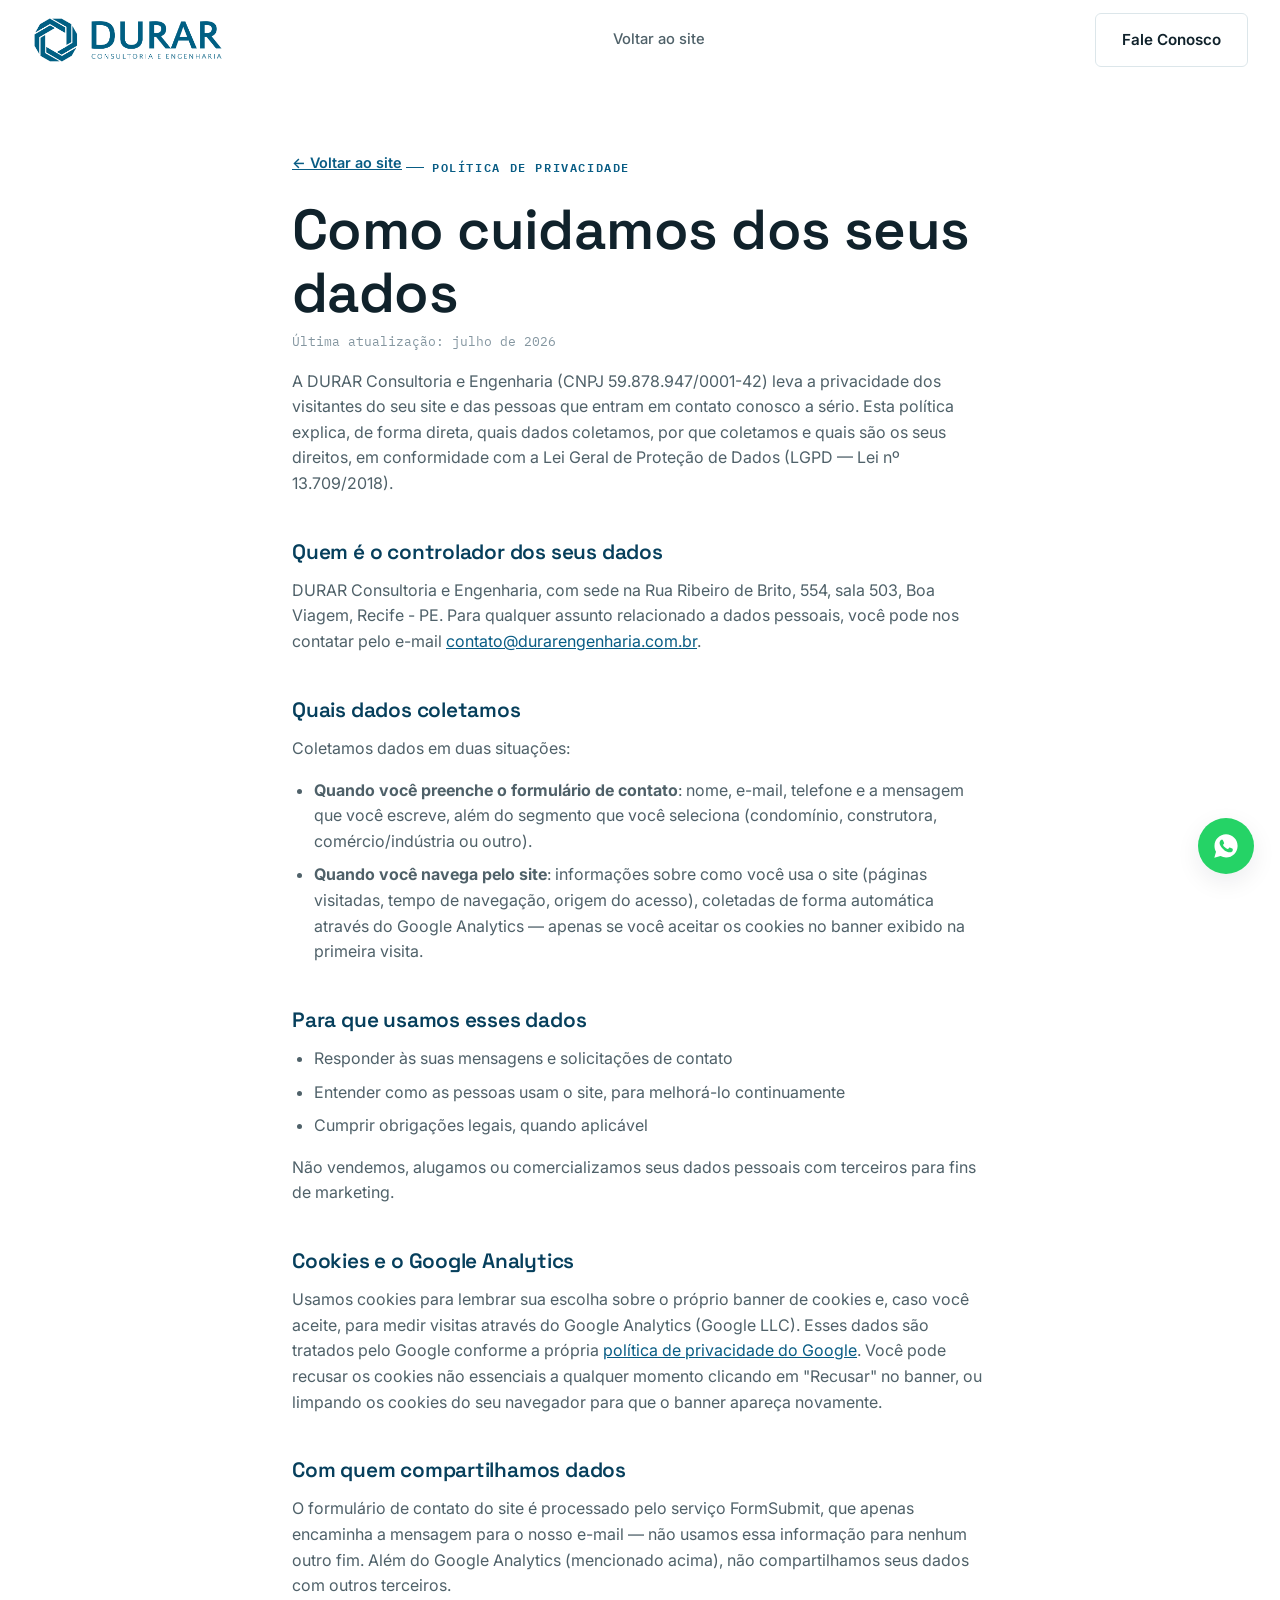
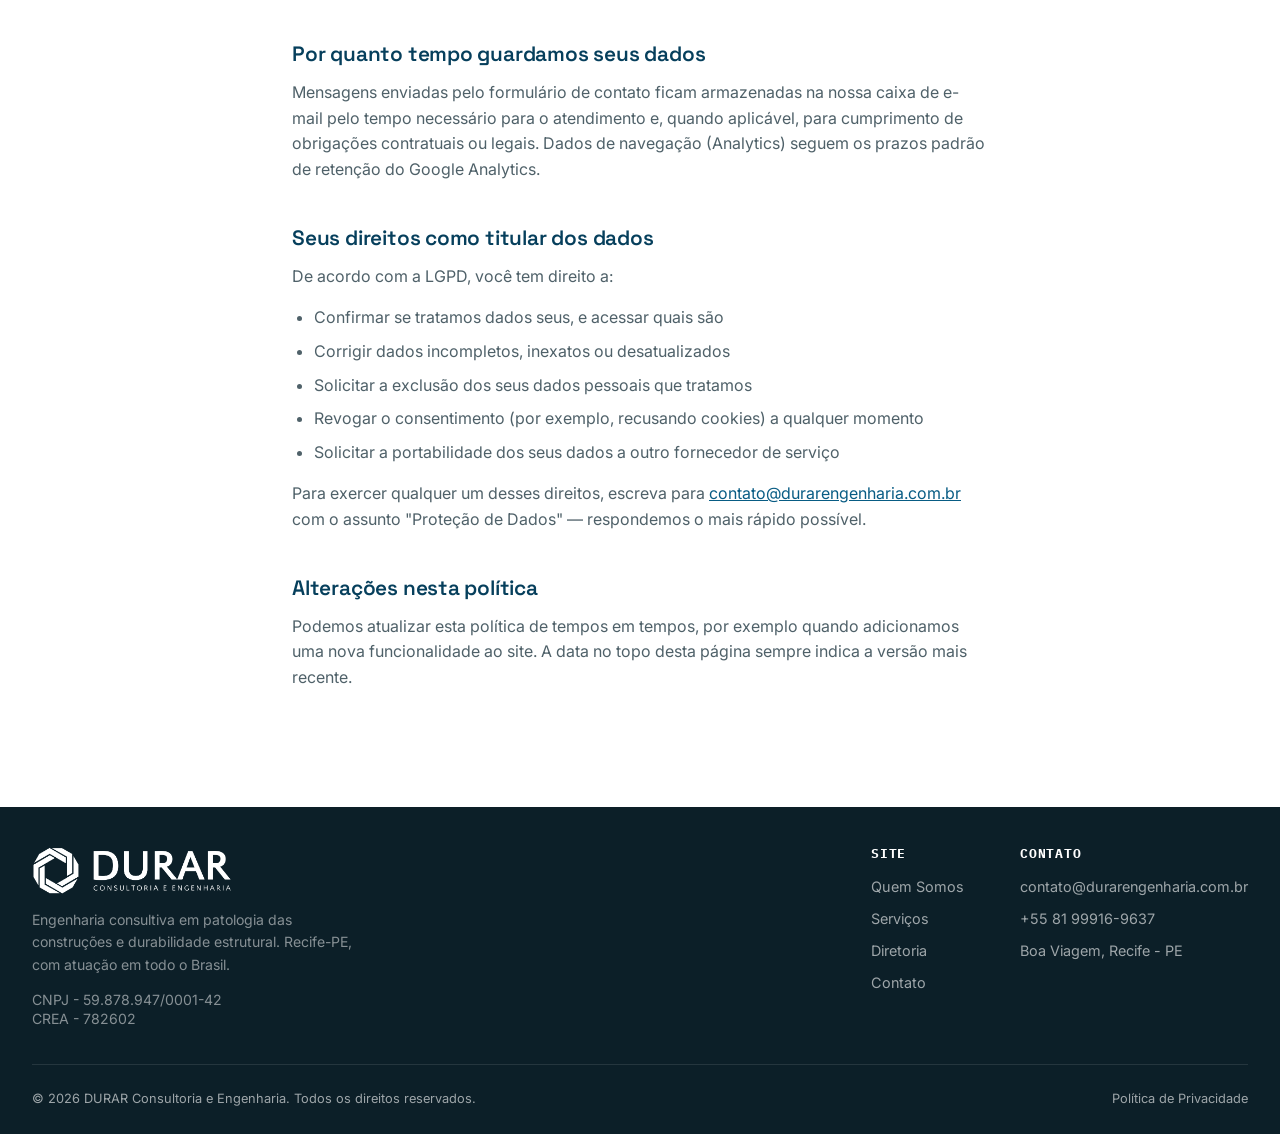
<file: privacidade.html>
<!DOCTYPE html>
<html lang="pt-BR">
<head>
<meta charset="UTF-8">
<meta name="viewport" content="width=device-width, initial-scale=1.0">
<title>Política de Privacidade | DURAR Consultoria e Engenharia</title>
<meta name="description" content="Política de Privacidade da DURAR Consultoria e Engenharia — como coletamos, usamos e protegemos seus dados.">
<meta name="robots" content="noindex, follow">
<link rel="icon" type="image/x-icon" href="favicon.ico">
<link rel="preconnect" href="https://fonts.googleapis.com">
<link rel="preconnect" href="https://fonts.gstatic.com" crossorigin>
<link href="https://fonts.googleapis.com/css2?family=Space+Grotesk:wght@500;600;700&family=Inter:wght@400;500;600;700&family=IBM+Plex+Mono:wght@500;600&display=swap" rel="stylesheet">
<link rel="stylesheet" href="css/style.css">
<style>
  .policy-wrap{ max-width:760px; margin:0 auto; padding:150px 32px 100px; }
  .policy-wrap h1{ margin-bottom:8px; }
  .policy-updated{ font-family:var(--font-mono); font-size:.8rem; color:var(--ink-faint); margin-bottom:48px; }
  .policy-wrap h2{ font-size:1.3rem; margin-top:44px; margin-bottom:14px; color:var(--primary-dark); }
  .policy-wrap p{ margin-bottom:16px; }
  .policy-wrap ul{ margin:0 0 16px; padding-left:22px; }
  .policy-wrap li{ color:var(--ink-soft); margin-bottom:8px; list-style:disc; }
  .policy-wrap a{ color:var(--primary); text-decoration:underline; }
  .policy-back{ display:inline-flex; align-items:center; gap:6px; font-size:.9rem; font-weight:600; color:var(--primary); margin-bottom:24px; }
</style>
</head>
<body>

<header class="site-header scrolled" id="siteHeader">
  <div class="container">
    <a href="index.html" class="brand">
      <img src="assets/logo.png" alt="DURAR Consultoria e Engenharia">
    </a>
    <nav class="main-nav" id="mainNav" style="position:static; transform:none; padding:0; background:transparent;">
      <a href="index.html">Voltar ao site</a>
    </nav>
    <div class="header-cta">
      <a href="index.html#contato" class="btn btn-ghost">Fale Conosco</a>
      <button class="nav-toggle" id="navToggle" aria-label="Abrir menu">
        <span></span><span></span><span></span>
      </button>
    </div>
  </div>
</header>

<main class="policy-wrap">
  <a href="index.html" class="policy-back">← Voltar ao site</a>
  <span class="eyebrow">Política de Privacidade</span>
  <h1>Como cuidamos dos seus dados</h1>
  <p class="policy-updated">Última atualização: julho de 2026</p>

  <p>A DURAR Consultoria e Engenharia (CNPJ 59.878.947/0001-42) leva a privacidade dos visitantes do seu site e das pessoas que entram em contato conosco a sério. Esta política explica, de forma direta, quais dados coletamos, por que coletamos e quais são os seus direitos, em conformidade com a Lei Geral de Proteção de Dados (LGPD — Lei nº 13.709/2018).</p>

  <h2>Quem é o controlador dos seus dados</h2>
  <p>DURAR Consultoria e Engenharia, com sede na Rua Ribeiro de Brito, 554, sala 503, Boa Viagem, Recife - PE. Para qualquer assunto relacionado a dados pessoais, você pode nos contatar pelo e-mail <a href="mailto:contato@durarengenharia.com.br">contato@durarengenharia.com.br</a>.</p>

  <h2>Quais dados coletamos</h2>
  <p>Coletamos dados em duas situações:</p>
  <ul>
    <li><strong>Quando você preenche o formulário de contato</strong>: nome, e-mail, telefone e a mensagem que você escreve, além do segmento que você seleciona (condomínio, construtora, comércio/indústria ou outro).</li>
    <li><strong>Quando você navega pelo site</strong>: informações sobre como você usa o site (páginas visitadas, tempo de navegação, origem do acesso), coletadas de forma automática através do Google Analytics — apenas se você aceitar os cookies no banner exibido na primeira visita.</li>
  </ul>

  <h2>Para que usamos esses dados</h2>
  <ul>
    <li>Responder às suas mensagens e solicitações de contato</li>
    <li>Entender como as pessoas usam o site, para melhorá-lo continuamente</li>
    <li>Cumprir obrigações legais, quando aplicável</li>
  </ul>
  <p>Não vendemos, alugamos ou comercializamos seus dados pessoais com terceiros para fins de marketing.</p>

  <h2>Cookies e o Google Analytics</h2>
  <p>Usamos cookies para lembrar sua escolha sobre o próprio banner de cookies e, caso você aceite, para medir visitas através do Google Analytics (Google LLC). Esses dados são tratados pelo Google conforme a própria <a href="https://policies.google.com/privacy?hl=pt-BR" target="_blank" rel="noopener">política de privacidade do Google</a>. Você pode recusar os cookies não essenciais a qualquer momento clicando em "Recusar" no banner, ou limpando os cookies do seu navegador para que o banner apareça novamente.</p>

  <h2>Com quem compartilhamos dados</h2>
  <p>O formulário de contato do site é processado pelo serviço FormSubmit, que apenas encaminha a mensagem para o nosso e-mail — não usamos essa informação para nenhum outro fim. Além do Google Analytics (mencionado acima), não compartilhamos seus dados com outros terceiros.</p>

  <h2>Por quanto tempo guardamos seus dados</h2>
  <p>Mensagens enviadas pelo formulário de contato ficam armazenadas na nossa caixa de e-mail pelo tempo necessário para o atendimento e, quando aplicável, para cumprimento de obrigações contratuais ou legais. Dados de navegação (Analytics) seguem os prazos padrão de retenção do Google Analytics.</p>

  <h2>Seus direitos como titular dos dados</h2>
  <p>De acordo com a LGPD, você tem direito a:</p>
  <ul>
    <li>Confirmar se tratamos dados seus, e acessar quais são</li>
    <li>Corrigir dados incompletos, inexatos ou desatualizados</li>
    <li>Solicitar a exclusão dos seus dados pessoais que tratamos</li>
    <li>Revogar o consentimento (por exemplo, recusando cookies) a qualquer momento</li>
    <li>Solicitar a portabilidade dos seus dados a outro fornecedor de serviço</li>
  </ul>
  <p>Para exercer qualquer um desses direitos, escreva para <a href="mailto:contato@durarengenharia.com.br">contato@durarengenharia.com.br</a> com o assunto "Proteção de Dados" — respondemos o mais rápido possível.</p>

  <h2>Alterações nesta política</h2>
  <p>Podemos atualizar esta política de tempos em tempos, por exemplo quando adicionamos uma nova funcionalidade ao site. A data no topo desta página sempre indica a versão mais recente.</p>
</main>

<footer class="site-footer">
  <div class="container">
    <div class="footer-top">
      <div>
        <img src="assets/logo-white.png" alt="DURAR" style="height:48px;">
        <p>Engenharia consultiva em patologia das construções e durabilidade estrutural. Recife-PE, com atuação em todo o Brasil.</p>
        <p class="footer-legal">CNPJ - 59.878.947/0001-42<br>CREA - 782602</p>
      </div>
      <div class="footer-links">
        <div class="footer-col">
          <h4>Site</h4>
          <a href="index.html#sobre">Quem Somos</a>
          <a href="index.html#servicos">Serviços</a>
          <a href="index.html#equipe">Diretoria</a>
          <a href="index.html#contato">Contato</a>
        </div>
        <div class="footer-col">
          <h4>Contato</h4>
          <a href="mailto:contato@durarengenharia.com.br">contato@durarengenharia.com.br</a>
          <a href="tel:+5581999169637">+55 81 99916-9637</a>
          <span>Boa Viagem, Recife - PE</span>
        </div>
      </div>
    </div>
    <div class="footer-bottom">
      <span>© <span id="year"></span> DURAR Consultoria e Engenharia. Todos os direitos reservados.</span>
      <a href="privacidade.html" style="color:rgba(255,255,255,.6);">Política de Privacidade</a>
    </div>
  </div>
</footer>

<a class="wa-float" href="https://wa.me/5581999169637" target="_blank" rel="noopener" aria-label="Falar no WhatsApp">
  <svg width="28" height="28" viewBox="0 0 24 24" fill="white"><path d="M12.04 2C6.58 2 2.13 6.45 2.13 11.91c0 1.75.46 3.45 1.32 4.95L2 22l5.29-1.39a9.9 9.9 0 0 0 4.75 1.21h.01c5.46 0 9.9-4.45 9.9-9.91C21.96 6.45 17.5 2 12.04 2zm5.8 14.02c-.24.68-1.4 1.3-1.93 1.38-.49.08-1.11.11-1.79-.11-.41-.13-.94-.3-1.62-.6-2.84-1.23-4.7-4.1-4.84-4.29-.14-.19-1.16-1.54-1.16-2.94 0-1.4.73-2.09.99-2.37.26-.28.57-.35.76-.35h.55c.18 0 .41-.03.64.49.24.55.81 1.9.88 2.04.07.14.12.3.02.49-.09.19-.14.3-.28.46-.14.16-.29.36-.42.48-.14.14-.28.28-.12.56.16.28.71 1.17 1.53 1.9 1.05.94 1.94 1.23 2.22 1.37.28.14.44.12.6-.07.16-.19.68-.79.87-1.06.19-.28.37-.23.62-.14.26.09 1.62.77 1.9.91.28.14.46.21.53.33.07.12.07.68-.17 1.36z"/></svg>
</a>

<script>
document.getElementById('year').textContent = new Date().getFullYear();
const navToggle = document.getElementById('navToggle');
const mainNav = document.getElementById('mainNav');
navToggle.addEventListener('click', () => mainNav.classList.toggle('open'));
window.addEventListener('scroll', () => {
  document.getElementById('siteHeader').classList.toggle('scrolled', window.scrollY > 12);
});
</script>
</body>
</html>
</file>
<file: css/style.css>
/* ============================================================
   DURAR Consultoria e Engenharia — Design Tokens
   ============================================================ */
:root{
  --bg:            #FFFFFF;
  --bg-alt:        #F1F6F8;
  --bg-dark:       #0C1F28;
  --ink:           #10222B;
  --ink-soft:      #4F6169;
  --ink-faint:     #8496A0;
  --primary:       #085C84;
  --primary-dark:  #063F5C;
  --primary-light: #5A97AE;
  --primary-tint:  #E6F0F4;
  --line:          #DCE6EA;
  --accent:        #A8461F;
  --white:         #FFFFFF;

  --font-display: 'Space Grotesk', sans-serif;
  --font-body:    'Inter', sans-serif;
  --font-mono:    'IBM Plex Mono', monospace;

  --container: 1600px;
  --radius: 6px;
  --shadow-sm: 0 1px 3px rgba(12,31,40,0.06), 0 1px 2px rgba(12,31,40,0.08);
  --shadow-md: 0 8px 24px rgba(12,31,40,0.08);
  --shadow-lg: 0 20px 48px rgba(12,31,40,0.14);
}

*,*::before,*::after{ box-sizing:border-box; }
html{ scroll-behavior:smooth; scroll-padding-top:88px; overflow-x:hidden; }
body{
  margin:0;
  font-family:var(--font-body);
  color:var(--ink);
  background:var(--bg);
  -webkit-font-smoothing:antialiased;
  line-height:1.6;
  overflow-x:hidden;
  max-width:100vw;
}
h1,h2,h3,h4{
  font-family:var(--font-display);
  color:var(--ink);
  line-height:1.12;
  margin:0 0 .5em;
  letter-spacing:-0.01em;
}
h1{ font-size:clamp(2.4rem, 4.4vw, 4rem); font-weight:600; }
h2{ font-size:clamp(1.9rem, 3vw, 2.6rem); font-weight:600; }
h3{ font-size:1.3rem; font-weight:600; }
p{ margin:0 0 1em; color:var(--ink-soft); }
a{ color:inherit; text-decoration:none; }
img{ max-width:100%; display:block; }
ul{ margin:0; padding:0; list-style:none; }
button{ font-family:inherit; cursor:pointer; }

.container{
  max-width:var(--container);
  margin:0 auto;
  padding:0 32px;
}
@media (max-width:640px){ .container{ padding:0 20px; } }

.eyebrow{
  font-family:var(--font-mono);
  font-size:.72rem;
  letter-spacing:.14em;
  text-transform:uppercase;
  color:var(--primary);
  font-weight:600;
  display:inline-flex;
  align-items:center;
  gap:8px;
  margin-bottom:16px;
}
.eyebrow::before{
  content:"";
  width:18px; height:1px;
  background:var(--primary);
  display:inline-block;
}

.section{ padding:112px 0; }
.section-alt{ background:var(--bg-alt); }
@media (max-width:780px){ .section{ padding:72px 0; } }

.section-head{ max-width:640px; margin-bottom:56px; }
.section-head p{ font-size:1.08rem; }

.btn{
  display:inline-flex;
  align-items:center;
  gap:10px;
  padding:14px 26px;
  border-radius:var(--radius);
  font-weight:600;
  font-size:.95rem;
  border:1.5px solid transparent;
  transition:all .2s ease;
  white-space:nowrap;
}
.btn-primary{ background:var(--primary); color:#fff; }
.btn-primary:hover{ background:var(--primary-dark); transform:translateY(-1px); box-shadow:var(--shadow-md); }
.btn-ghost{ border-color:var(--line); color:var(--ink); background:transparent; }
.btn-ghost:hover{ border-color:var(--primary); color:var(--primary); }
.btn-on-dark{ border-color:rgba(255,255,255,.35); color:#fff; }
.btn-on-dark:hover{ border-color:#fff; background:rgba(255,255,255,.08); }

/* ============================== HEADER ============================== */
.site-header{
  position:fixed; top:0; left:0; right:0; z-index:100;
  border-bottom:1px solid transparent;
  transition:border-color .25s ease, box-shadow .25s ease;
}
.site-header::before{
  content:""; position:absolute; inset:0; z-index:-1;
  background:rgba(255,255,255,.88);
  backdrop-filter:blur(10px);
}
.site-header.scrolled{ border-color:var(--line); box-shadow:0 2px 16px rgba(12,31,40,.06); }
.site-header .container{
  display:flex; align-items:center; justify-content:space-between;
  height:80px;
}
.brand{ display:flex; align-items:center; gap:10px; }
.brand img{ height:48px; width:auto; }
.main-nav{ display:flex; align-items:center; gap:36px; }
.main-nav a{
  font-size:.92rem; font-weight:500; color:var(--ink-soft);
  transition:color .2s ease; position:relative;
}
.main-nav a:hover{ color:var(--primary); }
.header-cta{ display:flex; align-items:center; gap:14px; }
.nav-toggle{
  display:none; background:none; border:none; padding:8px;
  flex-direction:column; gap:5px;
}
.nav-toggle span{ width:24px; height:2px; background:var(--ink); display:block; }

@media (max-width:960px){
  .main-nav{
    position:fixed; top:80px; left:0; right:0; bottom:0;
    background:#fff; flex-direction:column; align-items:flex-start;
    padding:32px; gap:24px; transform:translateX(100%);
    transition:transform .3s ease; overflow-y:auto;
  }
  .main-nav.open{ transform:translateX(0); }
  .main-nav a{ font-size:1.1rem; }
  .nav-toggle{ display:flex; }
  .header-cta .btn-ghost{ display:none; }
}

/* ============================== HERO ============================== */
.hero{
  position:relative;
  padding:168px 0 96px;
  overflow:hidden;
  background:
    radial-gradient(1200px 500px at 82% -10%, var(--primary-tint) 0%, transparent 60%),
    var(--bg);
}
.hero::before{
  content:"";
  position:absolute; inset:0;
  background-image:
    linear-gradient(var(--line) 1px, transparent 1px),
    linear-gradient(90deg, var(--line) 1px, transparent 1px);
  background-size:64px 64px;
  -webkit-mask-image:linear-gradient(180deg, rgba(0,0,0,.5) 0%, transparent 78%);
  mask-image:linear-gradient(180deg, rgba(0,0,0,.5) 0%, transparent 78%);
  opacity:.55;
  pointer-events:none;
}
.hero .container{ position:relative; z-index:1; }
.hero .container{
  display:grid;
  grid-template-columns:1.05fr .95fr;
  gap:56px;
  align-items:center;
}
.hero h1{ margin-bottom:22px; }
.hero h1 em{
  font-style:normal;
  color:var(--primary);
  position:relative;
}
.hero-sub{ font-size:1.15rem; max-width:520px; margin-bottom:34px; }
.hero-ctas{ display:flex; gap:14px; flex-wrap:wrap; margin-bottom:44px; }
.hero-meta{
  display:flex; gap:28px; flex-wrap:wrap;
  font-family:var(--font-mono); font-size:.78rem; color:var(--ink-faint);
}
.hero-meta strong{ color:var(--primary); font-size:.95rem; display:block; font-family:var(--font-display); }

.hero-visual{ position:relative; }
.logo-anim-card{
  background:#fff;
  border:1px solid var(--line);
  border-radius:14px;
  padding:48px;
  box-shadow:var(--shadow-lg);
  display:flex; align-items:center; justify-content:center;
}
.logo-anim-video{ width:100%; height:auto; max-width:420px; display:block; }

@media (max-width:960px){
  .hero{ padding:140px 0 64px; }
  .hero .container{ grid-template-columns:1fr; }
  .hero-visual{ order:-1; max-width:440px; margin:0 auto 8px; }
}

/* ===================== VALUES / ABOUT ===================== */
.about-grid{
  display:grid;
  grid-template-columns:1fr 1fr;
  gap:64px;
  align-items:start;
}
.about-grid p{ font-size:1.08rem; }
.mv-card .values-list{ display:flex; flex-direction:column; gap:8px; margin-top:4px; }
.mv-card .values-list li{ font-size:.88rem; }
.values-list li{
  font-size:.92rem; color:var(--ink-soft);
  display:flex; align-items:center; gap:10px;
}
.values-list li::before{
  content:""; width:6px; height:6px; border-radius:50%;
  background:var(--primary); flex:none;
}
.mv-cards{ display:flex; flex-direction:column; gap:18px; }
.mv-card{
  background:var(--bg); border:1px solid var(--line); border-radius:var(--radius);
  padding:26px 28px;
}
.mv-card .eyebrow{ margin-bottom:10px; }
.mv-card p{ font-size:.95rem; margin:0; }

@media (max-width:860px){ .about-grid{ grid-template-columns:1fr; gap:40px; } }

/* ===================== STATS STRIP ===================== */
.stats-strip{
  background:var(--bg-dark);
  padding:56px 0;
}
.stats-grid{
  display:grid; grid-template-columns:repeat(4,1fr); gap:24px;
}
.stat{ color:#fff; }
.stat .num{
  font-family:var(--font-mono); font-size:2.1rem; font-weight:600;
  color:var(--primary-light); display:block; margin-bottom:6px;
}
.stat .label{ font-size:.82rem; color:rgba(255,255,255,.65); line-height:1.4; }
@media (max-width:780px){ .stats-grid{ grid-template-columns:1fr 1fr; gap:32px 20px; } }

/* ===================== SERVICES ===================== */
.svc-category{ margin-bottom:56px; }
.svc-category:last-of-type{ margin-bottom:48px; }
.svc-cat-title{
  font-family:var(--font-mono); font-size:.78rem; font-weight:600;
  text-transform:uppercase; letter-spacing:.08em; color:var(--primary);
  margin-bottom:22px; padding-bottom:12px; border-bottom:1px solid var(--line);
}
.svc-grid{
  display:grid; grid-template-columns:repeat(3,1fr); gap:18px;
}
.svc-card{
  background:#fff; border:1px solid var(--line); border-radius:10px;
  padding:26px 24px; cursor:pointer; outline:none;
  transition:transform .25s ease, border-color .25s ease, box-shadow .25s ease;
}
.svc-card:hover, .svc-card:focus-visible, .svc-card.active{
  transform:translateY(-5px);
  border-color:var(--primary-light);
  box-shadow:var(--shadow-md);
}
.svc-icon{
  display:flex; align-items:center; justify-content:center;
  width:44px; height:44px; border-radius:9px;
  background:var(--primary-tint); color:var(--primary);
  margin-bottom:18px; transition:background .25s ease, color .25s ease;
}
.svc-card:hover .svc-icon, .svc-card.active .svc-icon{
  background:var(--primary); color:#fff;
}
.svc-icon svg{ width:22px; height:22px; }
.svc-card h4{
  font-family:var(--font-body); font-size:1rem; font-weight:600;
  color:var(--ink); margin:0;
}
.svc-desc{
  font-size:.87rem; color:var(--ink-soft); line-height:1.55;
  max-height:0; opacity:0; overflow:hidden; margin:0;
  transition:max-height .35s ease, opacity .3s ease, margin-top .35s ease;
}
.svc-card:hover .svc-desc, .svc-card:focus-visible .svc-desc, .svc-card.active .svc-desc{
  max-height:220px; opacity:1; margin-top:12px;
}
.svc-cta{
  text-align:center; padding-top:12px; border-top:1px solid var(--line);
}
.svc-cta p{ font-size:1.05rem; color:var(--ink); font-weight:600; margin-bottom:18px; }

@media (max-width:900px){ .svc-grid{ grid-template-columns:1fr 1fr; } }
@media (max-width:560px){.svc-grid{ grid-template-columns:1fr; } }

/* ===================== NOSSOS NÚMEROS ===================== */
.num-tabs{ display:flex; gap:10px; margin-bottom:36px; flex-wrap:wrap; }
.num-tab{
  padding:11px 20px; border-radius:999px; border:1.5px solid var(--line);
  background:#fff; font-weight:600; font-size:.88rem; color:var(--ink-soft);
  transition:all .2s ease;
}
.num-tab.active{ background:var(--primary); border-color:var(--primary); color:#fff; }
.num-tab:not(.active):hover{ border-color:var(--primary-light); color:var(--primary); }

.num-panel{ display:none; }
.num-panel.active{ display:block; animation:fadeUp .35s ease; }
@keyframes fadeUp{ from{opacity:0; transform:translateY(8px);} to{opacity:1; transform:translateY(0);} }

.num-grid{ display:grid; grid-template-columns:repeat(3,1fr); gap:16px; }
.num-item{
  background:#fff; border:1px solid var(--line); border-radius:var(--radius);
  padding:22px; display:flex; align-items:flex-start; gap:16px;
  transition:border-color .2s ease, box-shadow .2s ease, transform .2s ease;
}
.num-item:hover{ border-color:var(--primary-light); box-shadow:var(--shadow-sm); transform:translateY(-3px); }
.num-icon{
  flex:none; display:flex; align-items:center; justify-content:center;
  width:40px; height:40px; border-radius:8px;
  background:var(--primary-tint); color:var(--primary);
}
.num-icon svg{ width:20px; height:20px; }
.num-body{ display:flex; flex-direction:column; }
.num-value{
  font-family:var(--font-mono); font-size:1.7rem; font-weight:600;
  color:var(--primary); display:block; line-height:1.1; margin-bottom:4px;
}
.num-label{ font-size:.85rem; color:var(--ink-soft); line-height:1.35; }
@media (max-width:860px){ .num-grid{ grid-template-columns:1fr 1fr; } }
@media (max-width:560px){ .num-grid{ grid-template-columns:1fr; } }

.atuacao-wrap{ display:grid; grid-template-columns:1.1fr .9fr; gap:60px; align-items:center; }
.map-card{
  background:#fff; border:1px solid var(--line); border-radius:12px;
  padding:24px; box-shadow:var(--shadow-sm);
}
.map-card svg{ width:100%; height:auto; display:block; }
.map-card .state{ transition:fill .2s ease; }
.state-list{ display:flex; flex-wrap:wrap; gap:12px; }
.state-chip{
  font-family:var(--font-mono); font-size:.85rem; font-weight:600;
  border:1px solid var(--line); border-radius:999px; padding:10px 18px;
  color:var(--primary-dark); background:var(--primary-tint);
}
@media (max-width:860px){ .atuacao-wrap{ grid-template-columns:1fr; gap:32px; } }

/* ===================== CLIENTES (carrossel infinito) ===================== */
.marquee{
  position:relative;
  overflow:hidden;
  max-width:100%;
  -webkit-mask-image:linear-gradient(90deg, transparent 0, #000 8%, #000 92%, transparent 100%);
  mask-image:linear-gradient(90deg, transparent 0, #000 8%, #000 92%, transparent 100%);
}
.marquee-track{
  display:flex; align-items:center; gap:0;
  width:max-content;
  animation:marquee 130s linear infinite;
}
.marquee:hover .marquee-track{ animation-play-state:paused; }
.client-tile{
  background:#fff; border:1px solid var(--line); margin-right:-1px;
  width:220px; height:170px; flex:none;
  display:flex; align-items:center; justify-content:center; padding:20px;
}
.client-tile img{ max-height:54px; width:auto; max-width:100%; filter:grayscale(100%); opacity:.6; transition:all .25s ease; }
.client-tile img.boost{ max-height:66px; }
.client-tile img.tall{ max-height:92px; }
.client-tile img.xtall{ max-height:106px; }
.client-tile:hover img{ filter:grayscale(0%); opacity:1; }
@keyframes marquee{
  from{ transform:translateX(0); }
  to{ transform:translateX(-50%); }
}
.clients-note{ text-align:center; margin-top:28px; font-size:.85rem; color:var(--ink-faint); }
@media (prefers-reduced-motion: reduce){ .marquee-track{ animation:none; } }

/* ===================== EQUIPE ===================== */
.team-grid{ display:grid; grid-template-columns:1fr 1fr; gap:28px; }
.team-card{
  border:1px solid var(--line); border-radius:12px;
  background:#fff; overflow:hidden;
  display:grid; grid-template-columns:180px 1fr;
  transition:box-shadow .25s ease, border-color .25s ease;
}
.team-card:hover{ box-shadow:var(--shadow-md); border-color:var(--primary-light); }
.team-photo{ position:relative; background:var(--bg-dark); overflow:hidden; }
.team-photo img{
  width:100%; height:100%; object-fit:cover; object-position:center 12%; display:block;
  filter:grayscale(60%) contrast(1.05);
  mix-blend-mode:luminosity;
}
.team-photo::after{
  content:"";
  position:absolute; inset:0;
  background:linear-gradient(180deg, rgba(8,92,132,.15), rgba(8,92,132,.55));
}
.team-body{ padding:30px 30px 28px; }
.team-card .role{ font-family:var(--font-mono); font-size:.72rem; color:var(--primary); text-transform:uppercase; letter-spacing:.08em; margin-bottom:6px; display:block; }
.team-card h3{ margin-bottom:4px; font-size:1.2rem; }
.team-card .org{ font-size:.82rem; color:var(--ink-faint); margin-bottom:14px; }
.team-card p{ font-size:.9rem; margin-bottom:14px; }
.team-contact{ display:flex; flex-direction:column; gap:6px; font-size:.86rem; }
.team-contact a{ color:var(--primary); font-weight:500; }
.team-contact a:hover{ text-decoration:underline; }
@media (max-width:860px){
  .team-grid{ grid-template-columns:1fr; }
  .team-card{ grid-template-columns:140px 1fr; }
}
@media (max-width:520px){
  .team-card{ grid-template-columns:1fr; }
  .team-photo{ height:360px; }
}

/* ===================== CONTATO ===================== */
.contact-wrap{ display:grid; grid-template-columns:.9fr 1.1fr; gap:60px; }
.contact-info-card{
  background:var(--bg-dark); color:#fff; border-radius:12px; padding:40px;
}
.contact-info-card h3{ color:#fff; }
.contact-info-card .eyebrow{ color:var(--primary-light); }
.contact-info-card .eyebrow::before{ background:var(--primary-light); }
.info-row{ display:flex; gap:14px; padding:16px 0; border-top:1px solid rgba(255,255,255,.12); }
.info-row:first-of-type{ border-top:none; }
.info-row .k{ font-family:var(--font-mono); font-size:.7rem; text-transform:uppercase; letter-spacing:.06em; color:rgba(255,255,255,.5); width:90px; flex:none; padding-top:2px; }
.info-row .v a{ color:#fff; font-weight:500; }
.info-row .v a:hover{ color:var(--primary-light); }

.form-grid{ display:grid; grid-template-columns:1fr 1fr; gap:18px; }
.form-grid .full{ grid-column:1 / -1; }
label{ display:block; font-size:.82rem; font-weight:600; color:var(--ink-soft); margin-bottom:7px; }
input, textarea, select{
  width:100%; border:1.5px solid var(--line); border-radius:var(--radius);
  padding:13px 14px; font-family:inherit; font-size:.95rem; color:var(--ink);
  background:#fff; transition:border-color .2s ease;
}
input:focus, textarea:focus, select:focus{ outline:none; border-color:var(--primary); }
textarea{ resize:vertical; min-height:120px; }
.form-status{ font-size:.88rem; margin-top:14px; display:none; }
.form-status.show{ display:block; }
.form-status.ok{ color:#1a7a4c; }
.form-status.err{ color:#b3392f; }

@media (max-width:860px){
  .contact-wrap{ grid-template-columns:1fr; gap:36px; }
  .form-grid{ grid-template-columns:1fr; }
}

/* ===================== FOOTER ===================== */
.site-footer{ background:var(--bg-dark); color:rgba(255,255,255,.6); padding:40px 0 24px; }
.footer-top{ display:flex; justify-content:space-between; align-items:flex-start; flex-wrap:wrap; gap:32px; padding-bottom:22px; border-bottom:1px solid rgba(255,255,255,.1); }
.footer-top img{ height:34px; margin-bottom:14px; }
.footer-top p{ color:rgba(255,255,255,.5); max-width:340px; font-size:.88rem; }
.footer-legal{ margin-top:2px; font-size:.88rem; line-height:1.35; }
.footer-links{ display:flex; gap:56px; flex-wrap:wrap; }
.footer-col h4{ color:#fff; font-size:.82rem; text-transform:uppercase; letter-spacing:.06em; margin-bottom:14px; font-family:var(--font-mono); }
.footer-col a, .footer-col span{ display:block; font-size:.9rem; color:rgba(255,255,255,.6); margin-bottom:9px; }
.footer-col a:hover{ color:#fff; }
.footer-bottom{ display:flex; justify-content:space-between; flex-wrap:wrap; gap:12px; padding-top:24px; font-size:.8rem; }

/* WhatsApp floating */
.wa-float{
  position:fixed; bottom:26px; right:26px; z-index:90;
  width:56px; height:56px; border-radius:50%;
  background:#25D366; display:flex; align-items:center; justify-content:center;
  box-shadow:var(--shadow-md);
  transition:transform .2s ease;
}
.wa-float:hover{ transform:scale(1.06); }

/* ===================== SPLIT-SCREEN INTRO ===================== */
.split-intro{
  position:fixed; inset:0; z-index:9999;
  display:flex; pointer-events:none;
}
.split-panel{
  position:absolute; top:0; bottom:0; width:50%;
  background:var(--bg-dark);
  transition:transform .85s cubic-bezier(.76,0,.24,1);
}
.split-left{ left:0; transform:translateX(0); }
.split-right{ right:0; transform:translateX(0); }
.split-intro.open .split-left{ transform:translateX(-100%); }
.split-intro.open .split-right{ transform:translateX(100%); }
.split-logo{
  position:absolute; top:50%; left:50%; width:64px; height:auto;
  transform:translate(-50%,-50%) scale(1);
  filter:brightness(0) invert(1);
  transition:opacity .5s ease .1s, transform .5s ease .1s;
  opacity:1;
}
.split-intro.open .split-logo{ opacity:0; transform:translate(-50%,-50%) scale(1.3); }
.split-intro.done{ display:none; }
@media (prefers-reduced-motion: reduce){
  .split-intro{ display:none; }
}
.cookie-banner{
  position:fixed; left:0; right:0; bottom:0; z-index:120;
  background:var(--bg-dark); color:rgba(255,255,255,.85);
  box-shadow:0 -8px 24px rgba(0,0,0,.18);
  transform:translateY(120%);
  transition:transform .45s ease;
}
.cookie-banner.show{ transform:translateY(0); }
.cookie-banner-inner{
  max-width:var(--container); margin:0 auto; padding:20px 32px;
  display:flex; align-items:center; justify-content:space-between; gap:24px; flex-wrap:wrap;
}
.cookie-banner-inner p{ margin:0; font-size:.86rem; color:rgba(255,255,255,.75); max-width:640px; }
.cookie-banner-inner p a{ color:var(--primary-light); text-decoration:underline; }
.cookie-actions{ display:flex; gap:10px; flex-none:0; }
.cookie-actions .btn-ghost{ border-color:rgba(255,255,255,.3); color:#fff; }
.cookie-actions .btn-ghost:hover{ border-color:#fff; background:rgba(255,255,255,.08); }
@media (max-width:640px){
  .cookie-banner-inner{ padding:18px 20px; }
  .cookie-actions{ width:100%; }
  .cookie-actions .btn{ flex:1; justify-content:center; }
}
.reveal{ opacity:0; transform:translateY(18px); transition:opacity .6s ease, transform .6s ease; }
.reveal.in{ opacity:1; transform:translateY(0); }

@media (prefers-reduced-motion: reduce){
  .reveal{ opacity:1; transform:none; transition:none; }
  html{ scroll-behavior:auto; }
}
</file>
